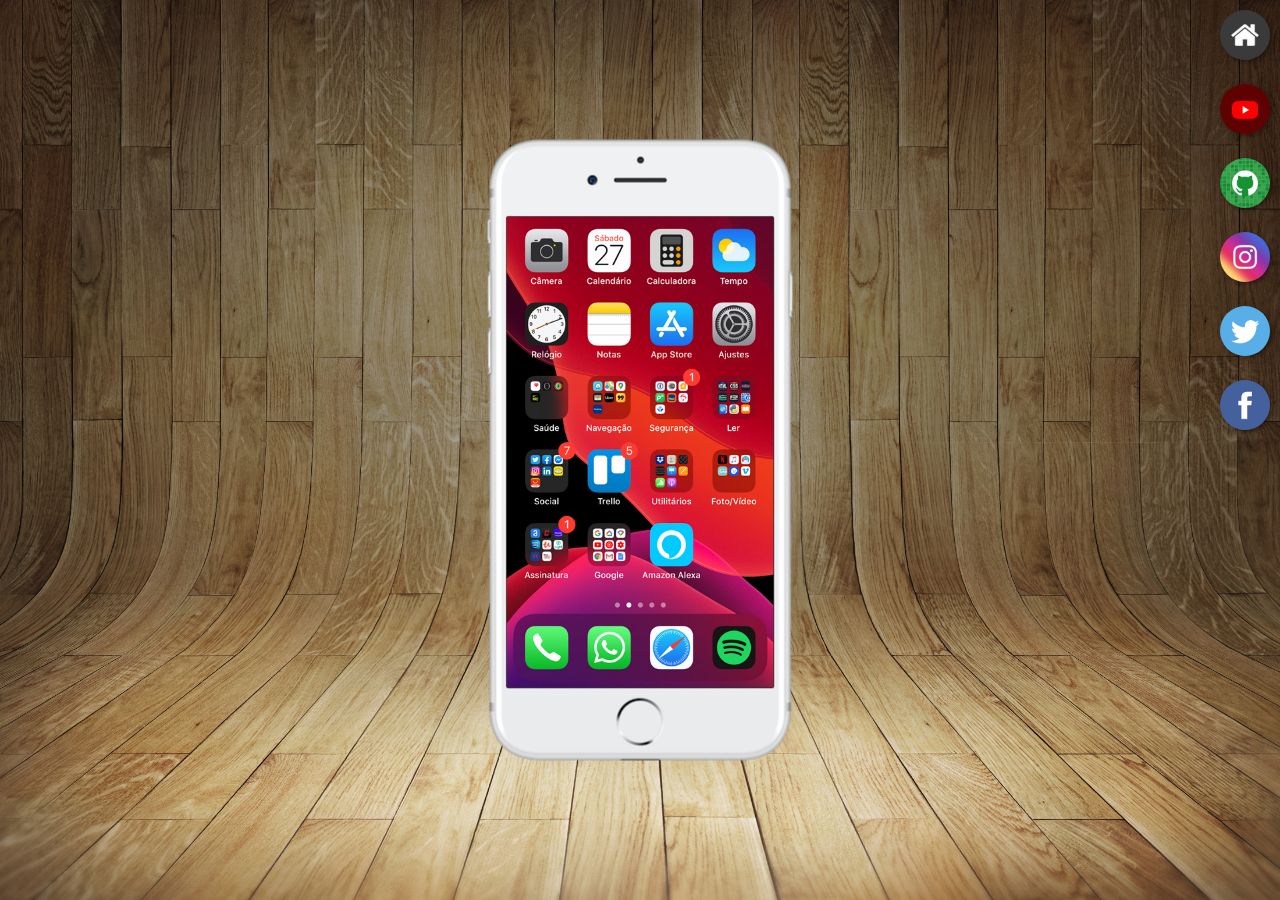
<file: index.html>
<!DOCTYPE html>
<html lang="pt-br">
<head>
    <meta charset="UTF-8">
    <meta http-equiv="X-UA-Compatible" content="IE=edge">
    <meta name="viewport" content="width=device-width, initial-scale=1.0">
    <link rel="shortcut icon" href="favicon.ico" type="image/x-icon">
    <title>Projeto Redes Sociais</title>
    <link rel="stylesheet" href="styles/style.css">
</head>
<body>
    <main>
        <section id="telefone">
            <iframe src="home.html" name="tela" id="tela" frameborder="0">
                Seu navegador não é compatível com isso.
            </iframe>
        </section>
        <section id="redes-sociais">
            <a href="home.html" target="tela"><img src="imagens/logo-home.jpg" alt="Home"></a> <br>
            <a href="youtube.html" target="tela"><img src="imagens/logo-youtube.jpg" alt="Youtube"></a> <br>
            <a href="github.html" target="tela"><img src="imagens/logo-github.jpg" alt="Github"></a> <br>
            <a href="instagram.html" target="tela"><img src="imagens/logo-instagram.jpg" alt="Instagram"></a> <br>
            <a href="twitter.html" target="tela"><img src="imagens/logo-twitter.jpg" alt="Twitter"></a> <br>
            <a href="facebook.html" target="tela"><img src="imagens/logo-facebook.jpg" alt="Facebook"></a> <br>
        </section>
    </main>
</body>
</html>
</file>
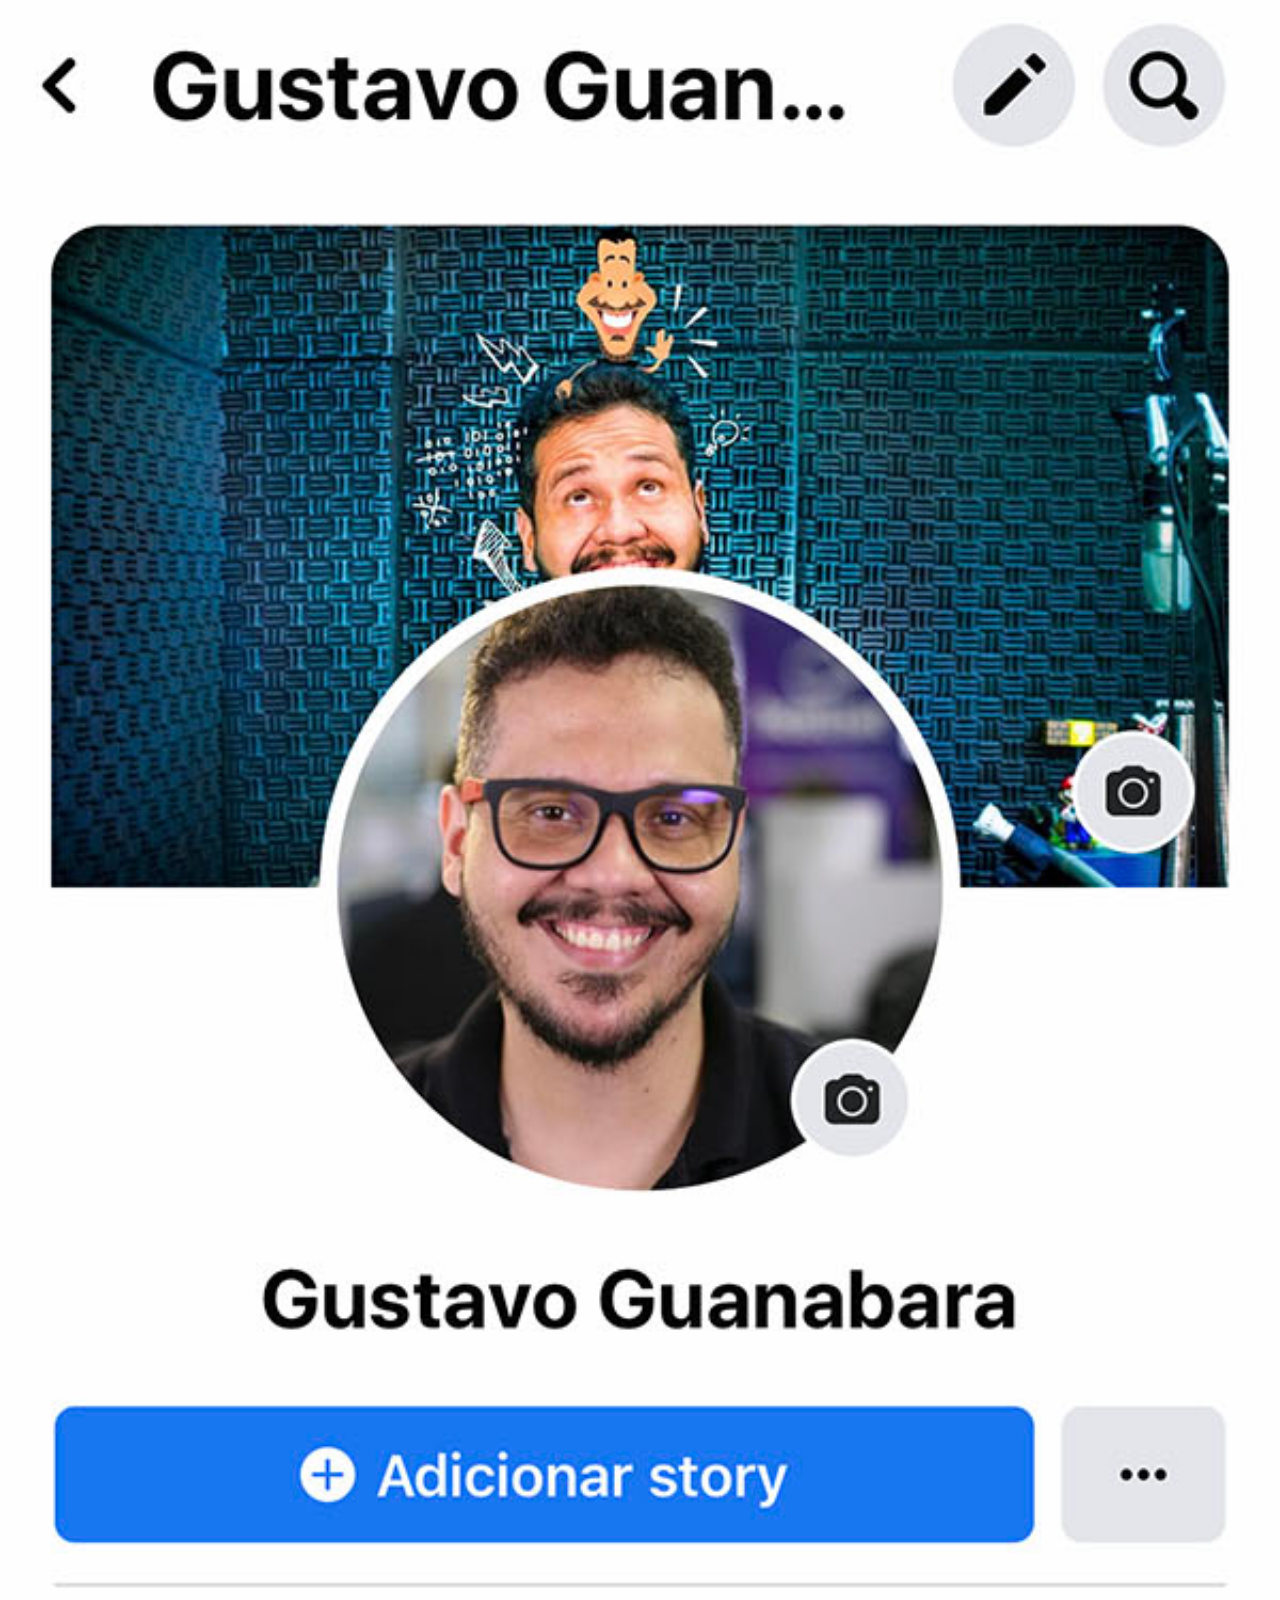
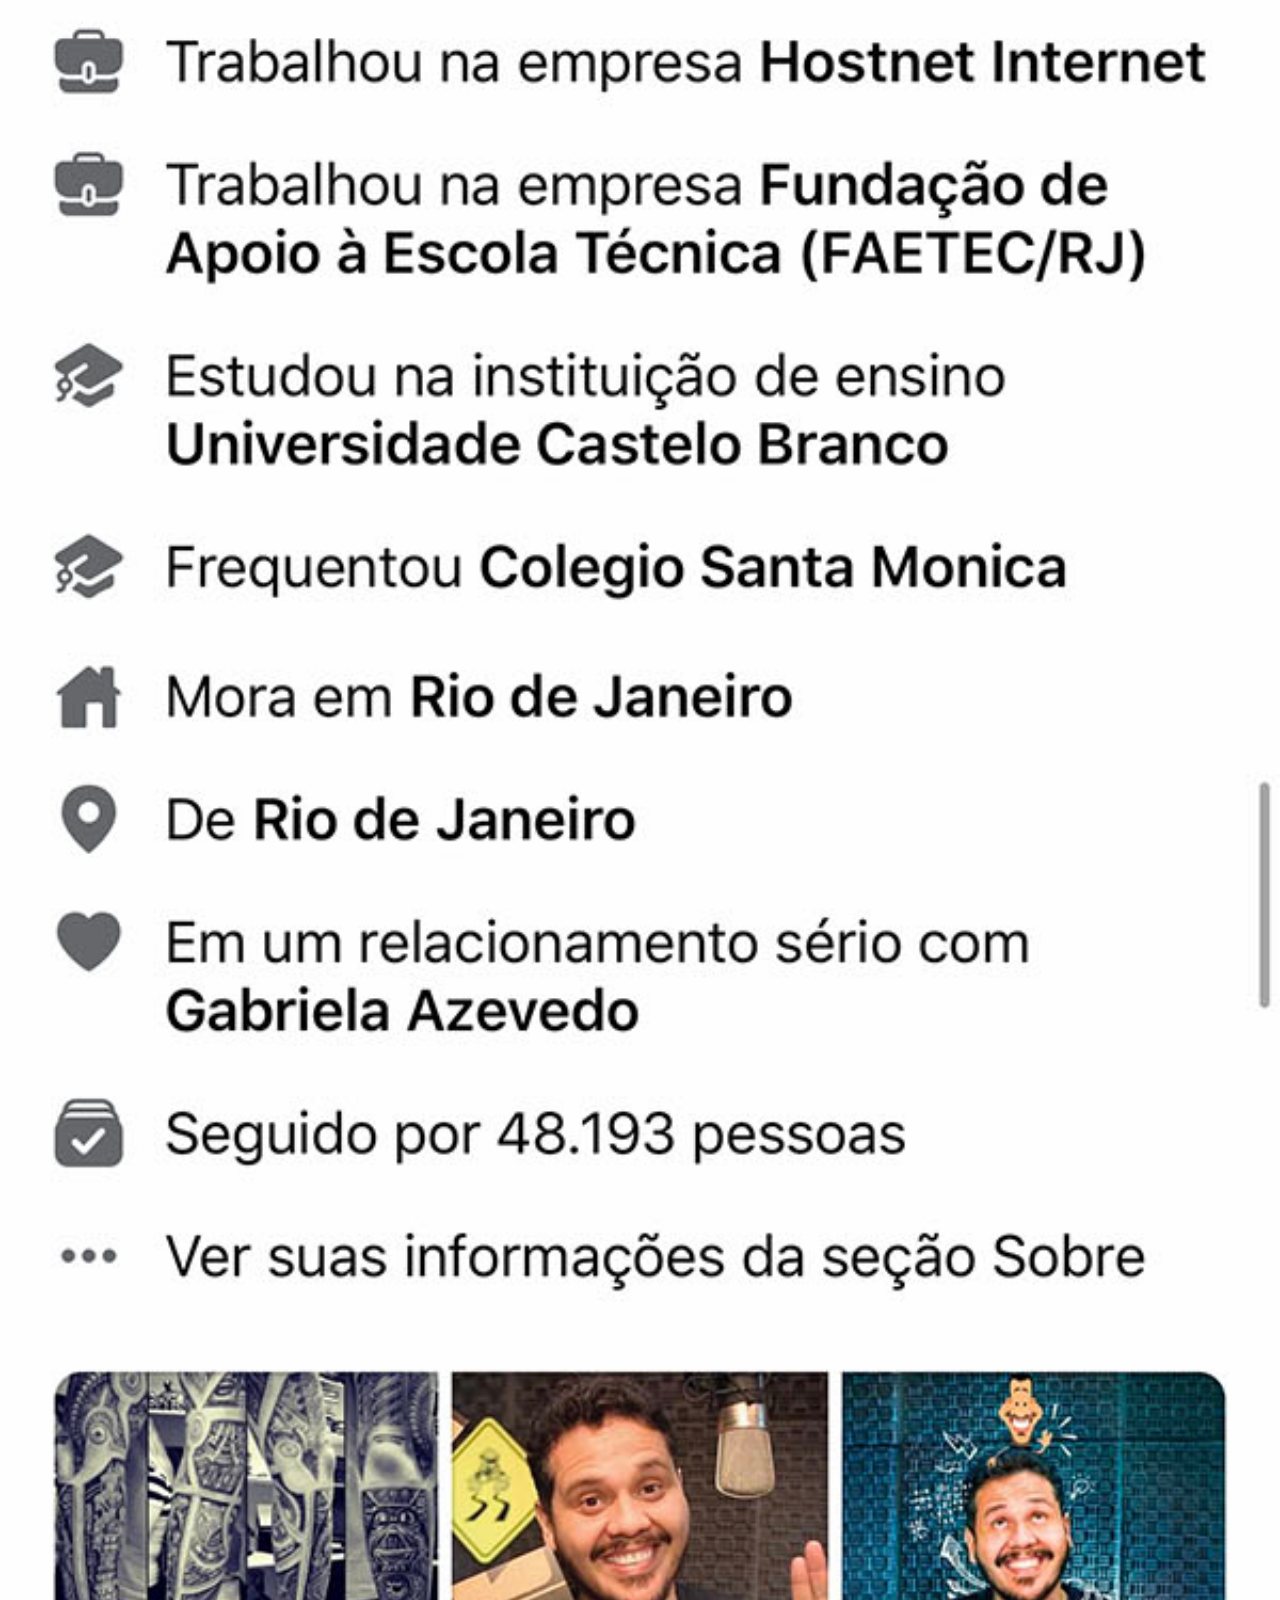
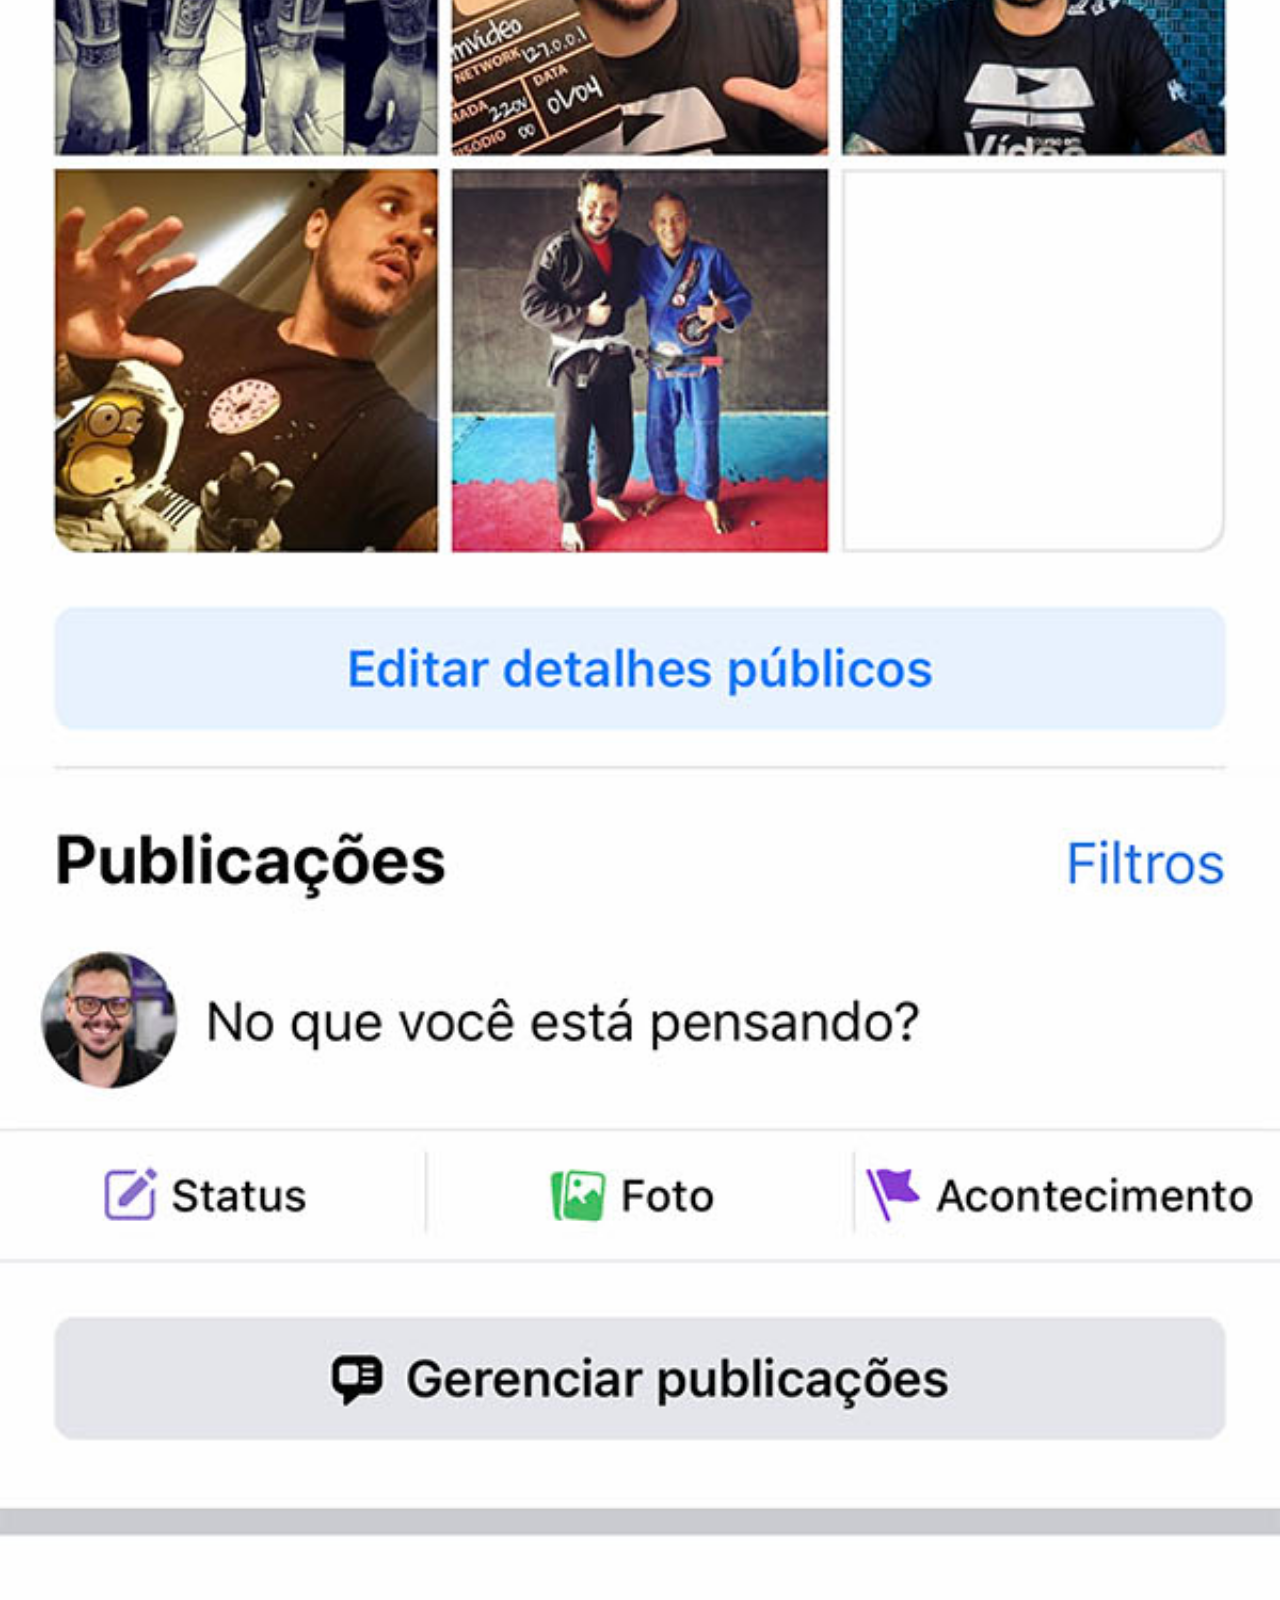
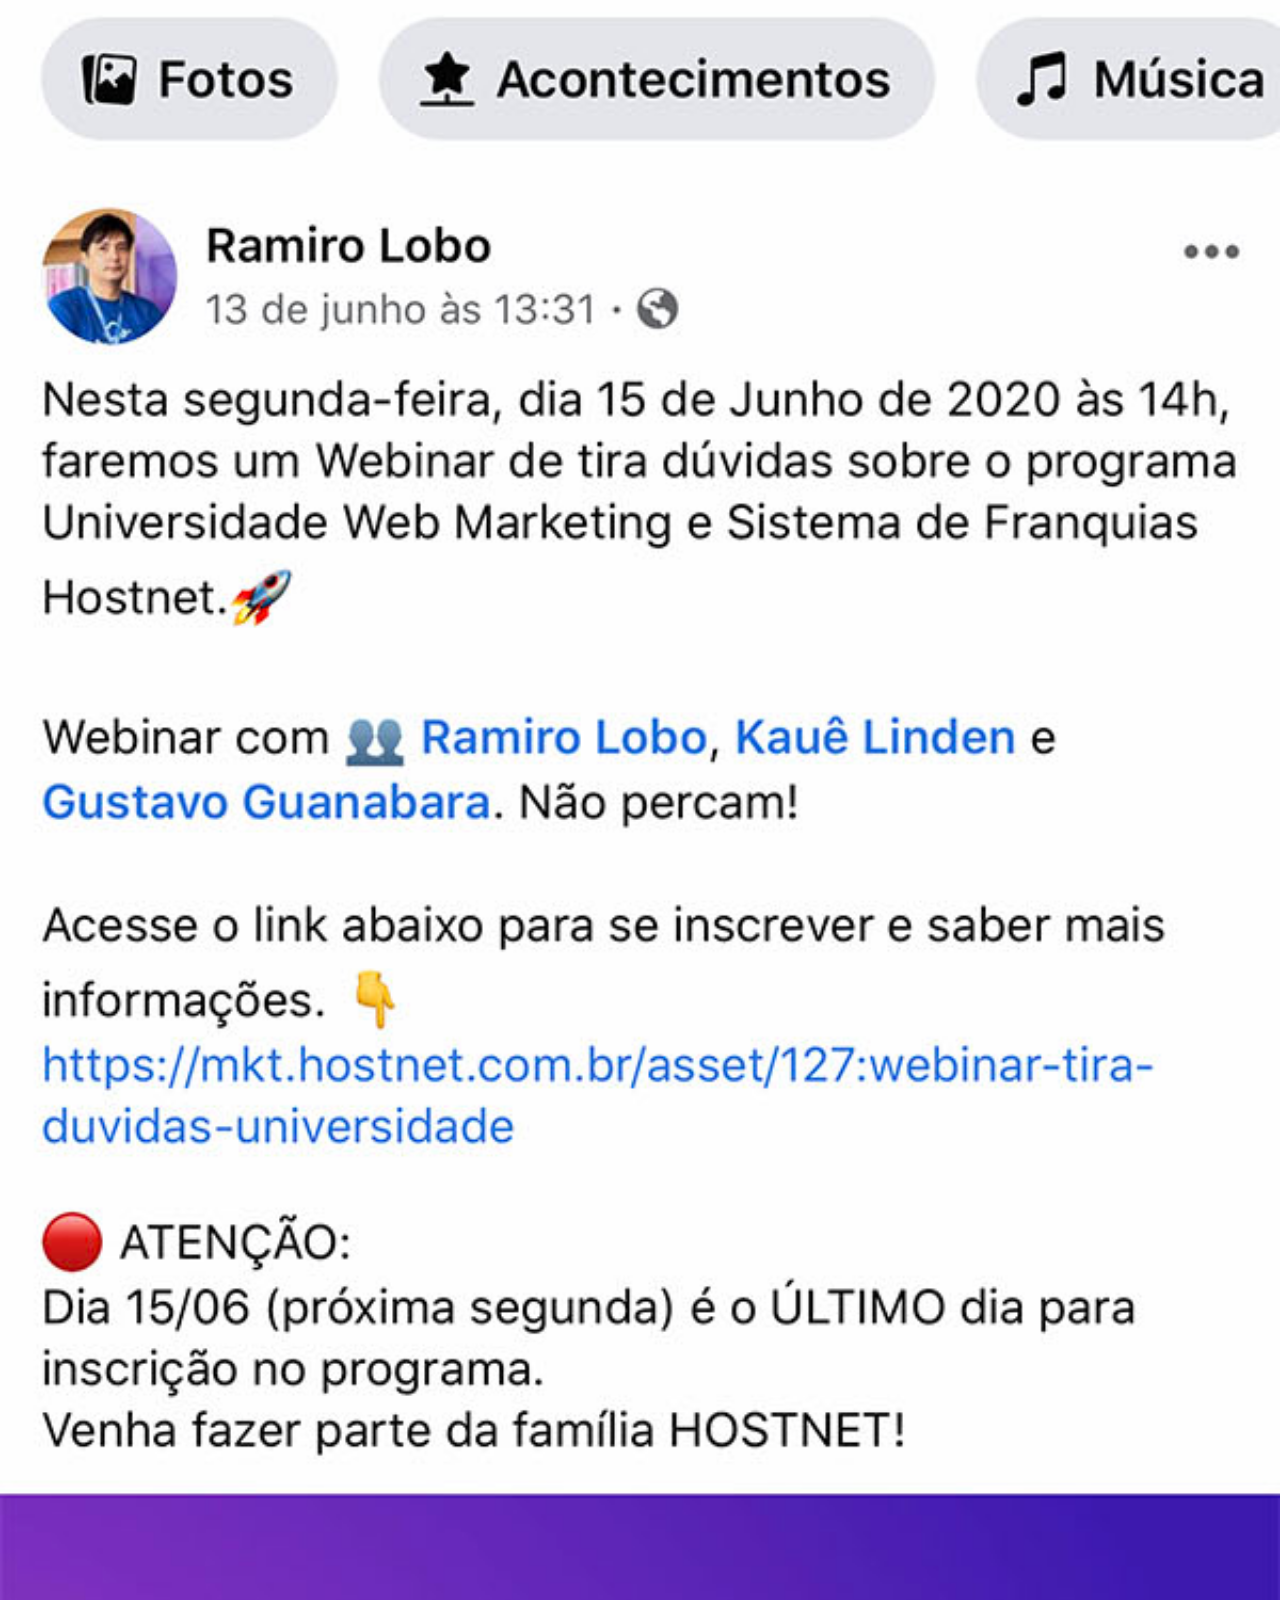
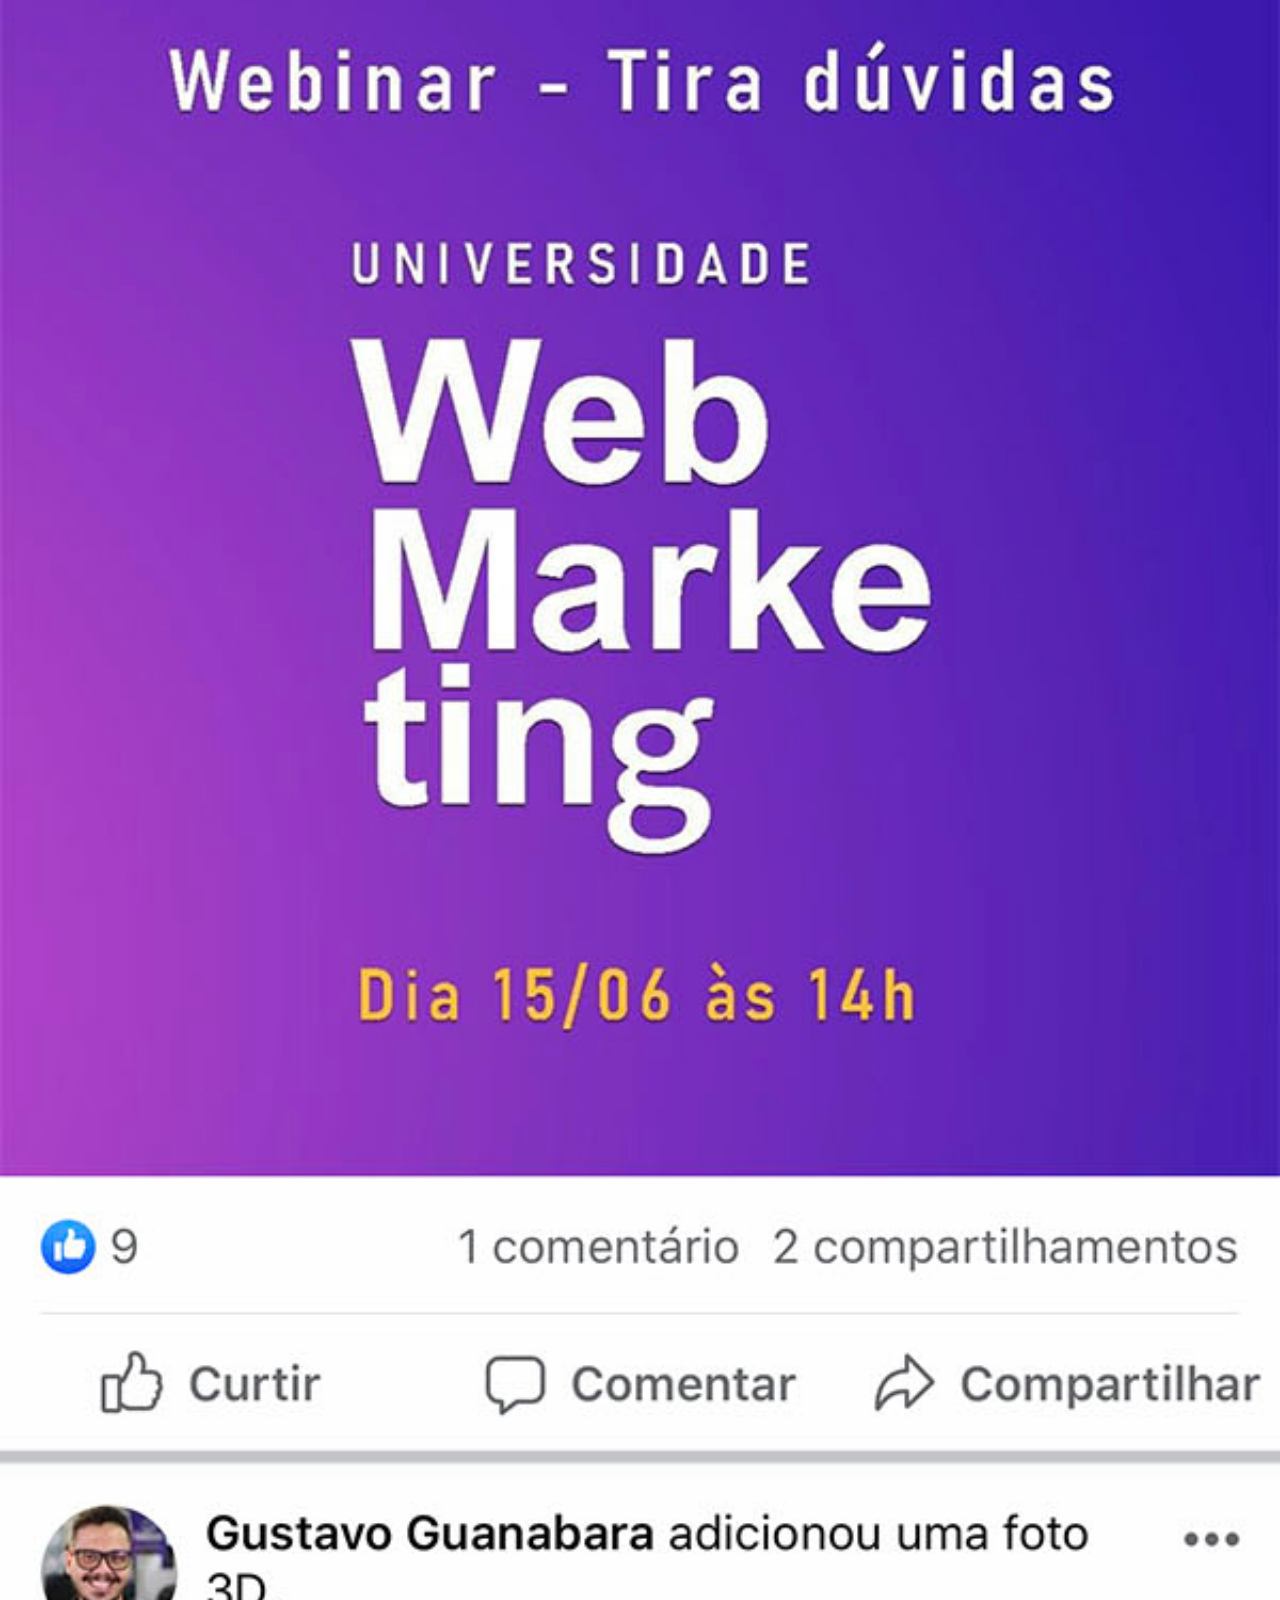
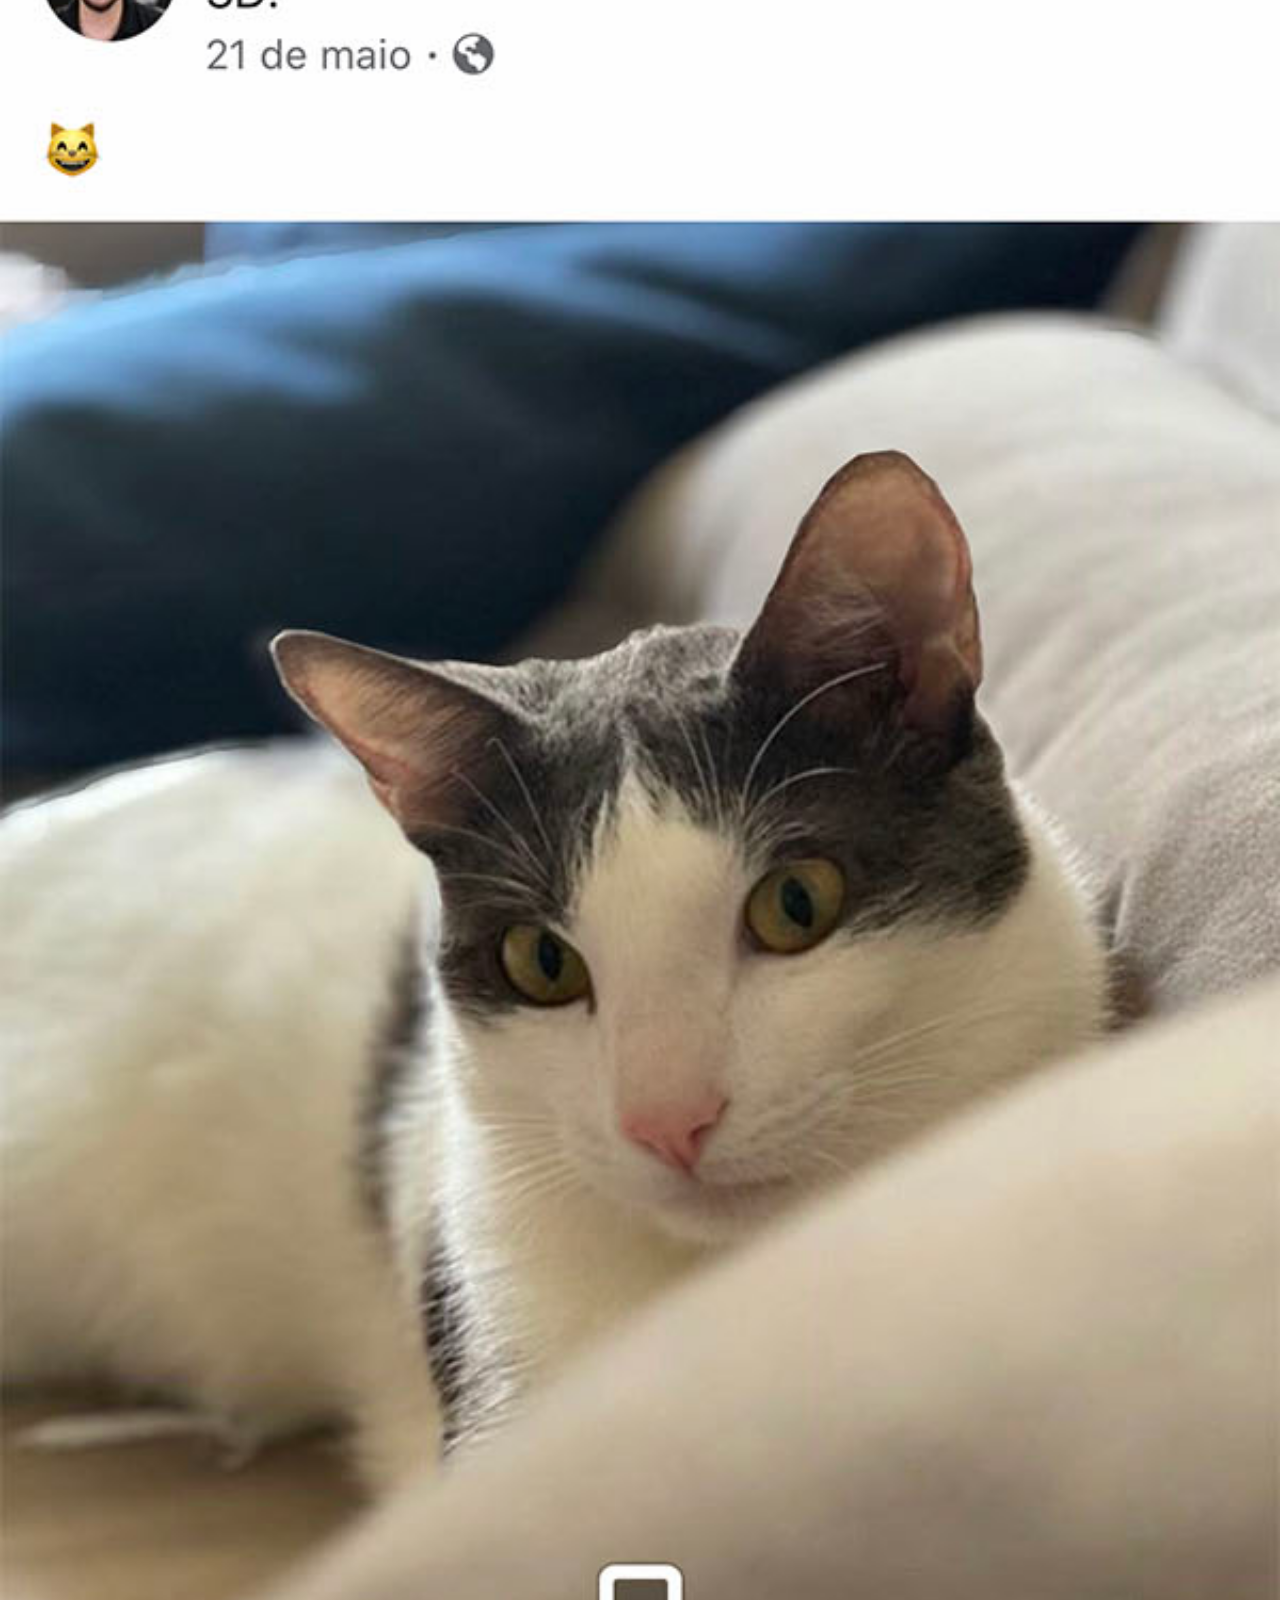
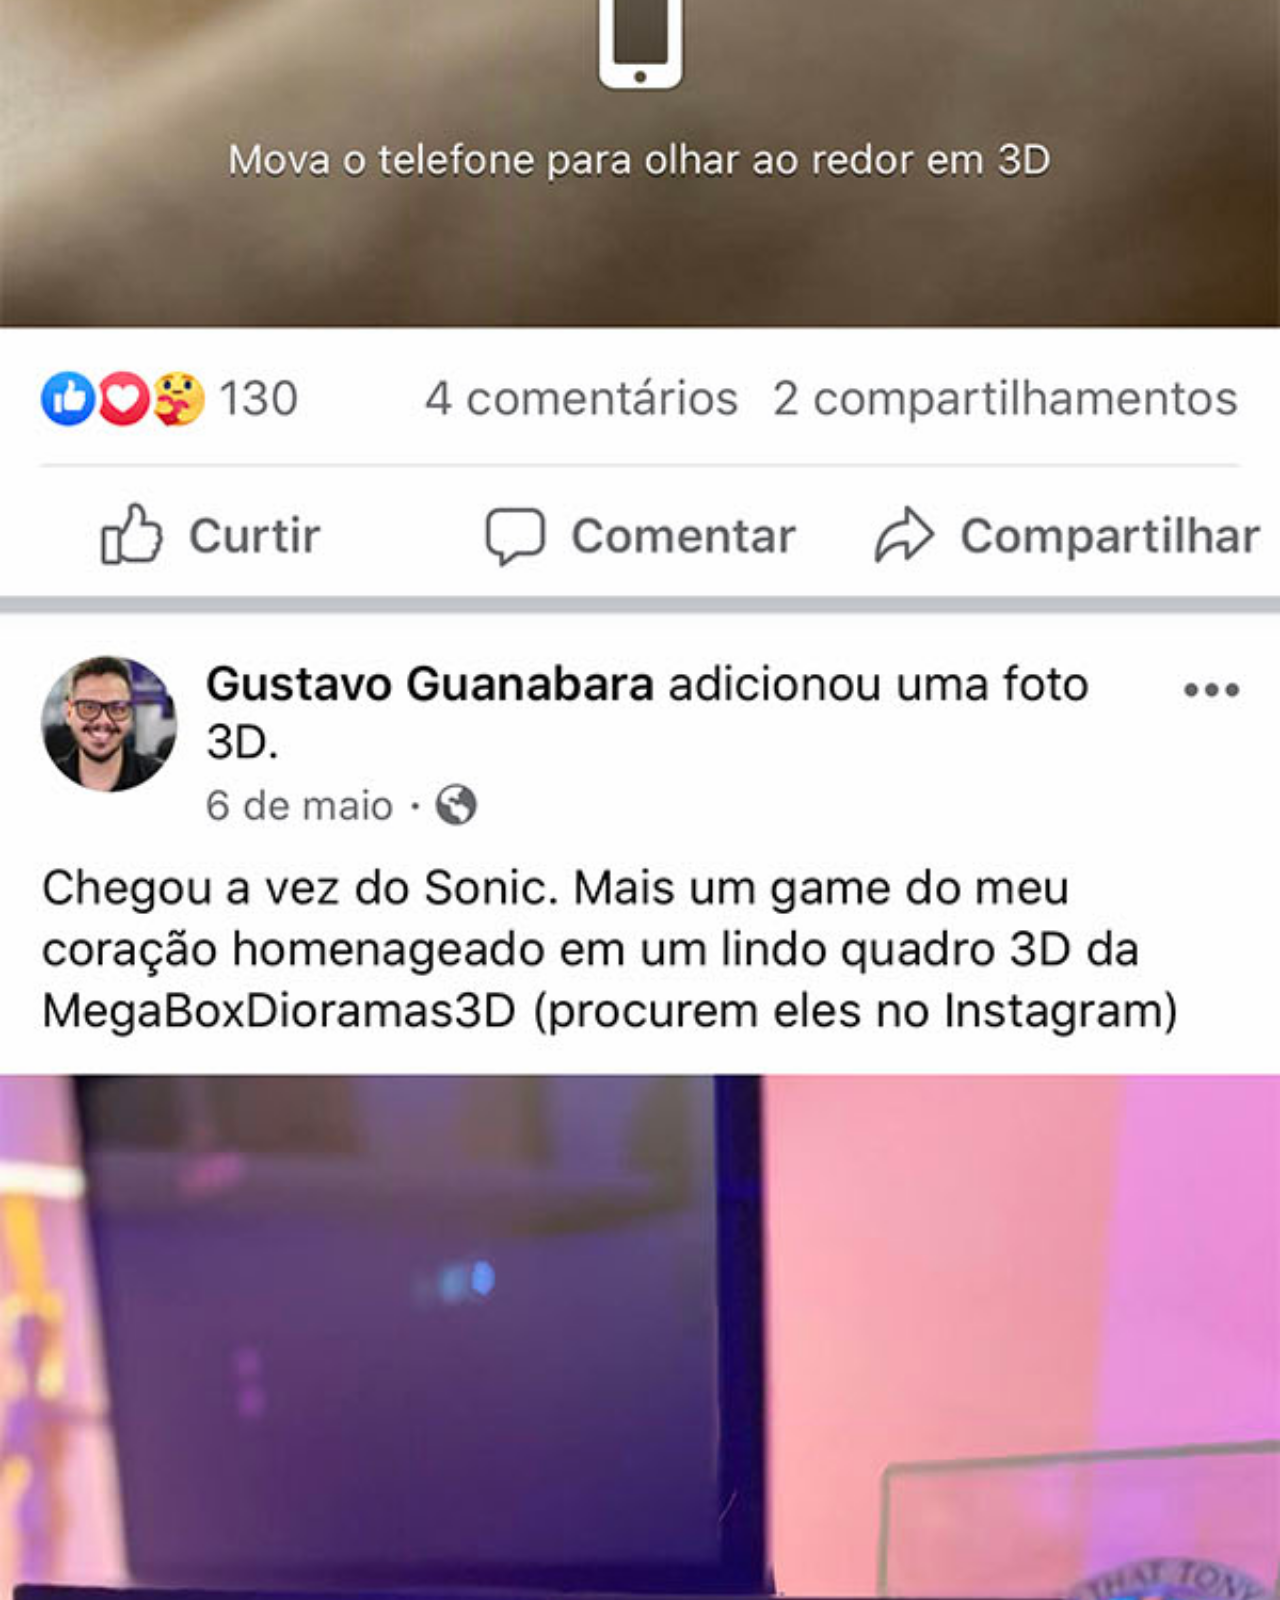
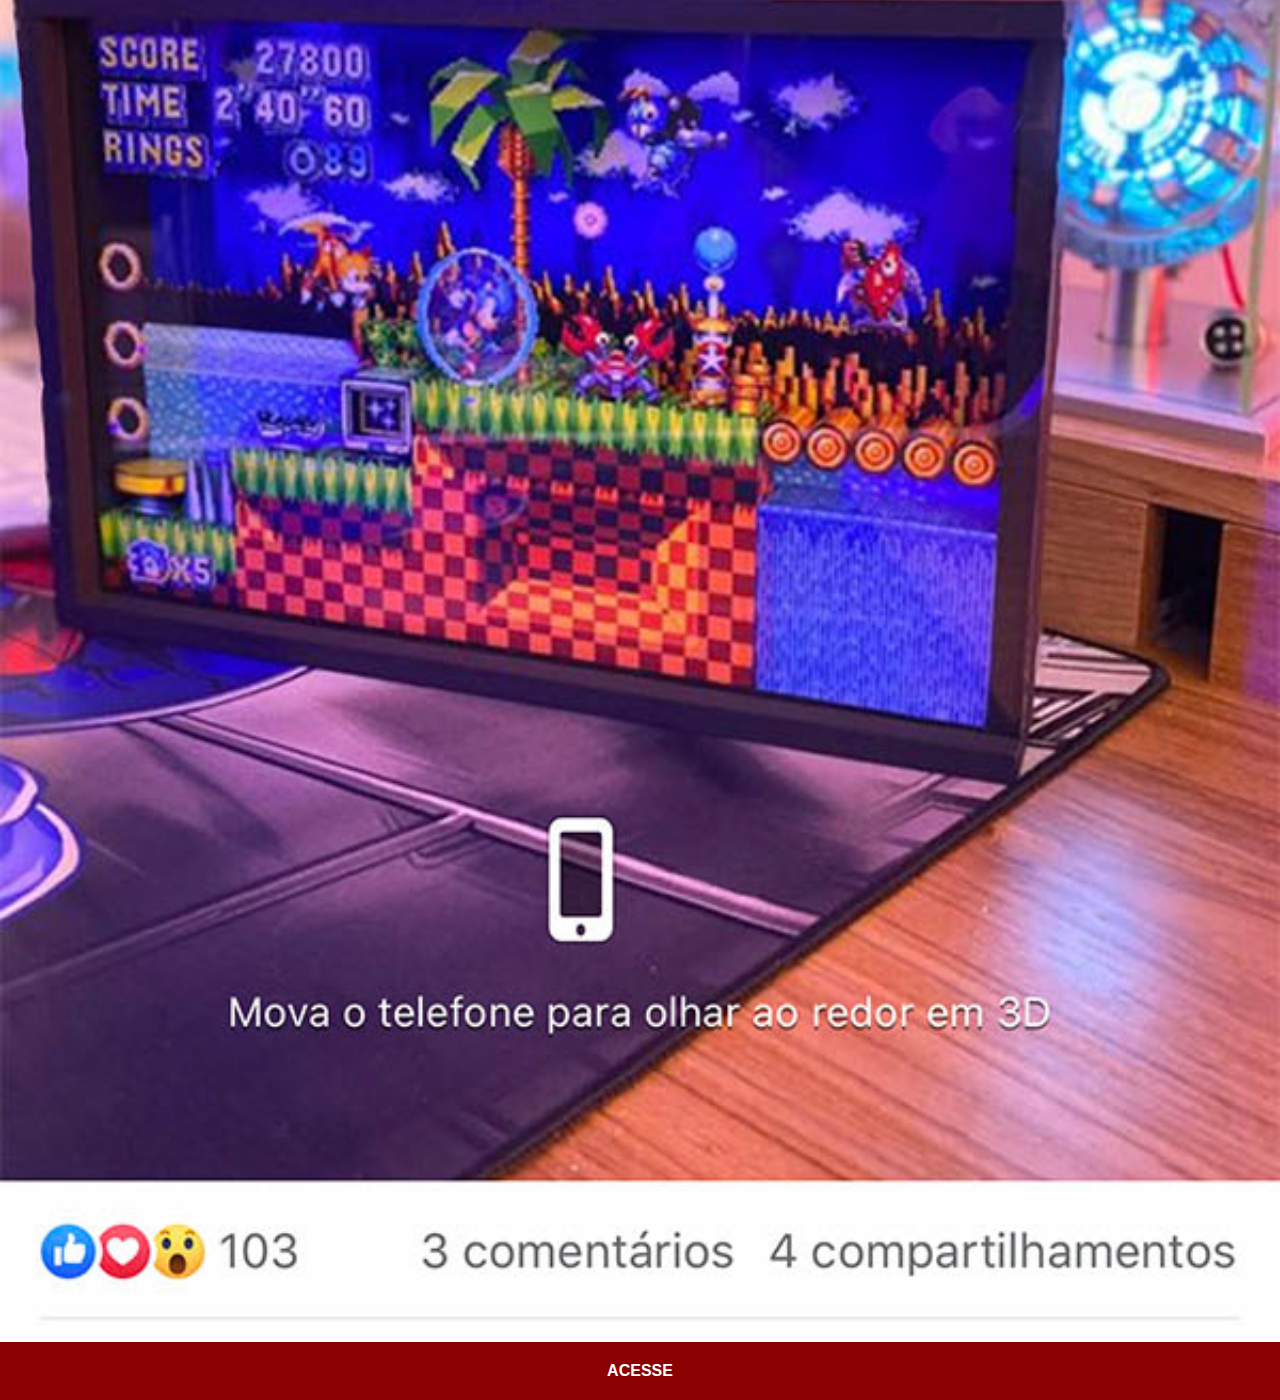
<file: facebook.html>
<!DOCTYPE html>
<html lang="pt-br">
<head>
    <meta charset="UTF-8">
    <meta http-equiv="X-UA-Compatible" content="IE=edge">
    <meta name="viewport" content="width=device-width, initial-scale=1.0">
    <title>Facebook</title>
    <link rel="stylesheet" href="styles/social.css">
</head>
<body>
    <img src="imagens/tela-facebook.jpg" alt="Facebook">
    <a href="https://www.facebook.com/gustavoguanabara" target="_blank">ACESSE</a>
</body>
</html>
</file>
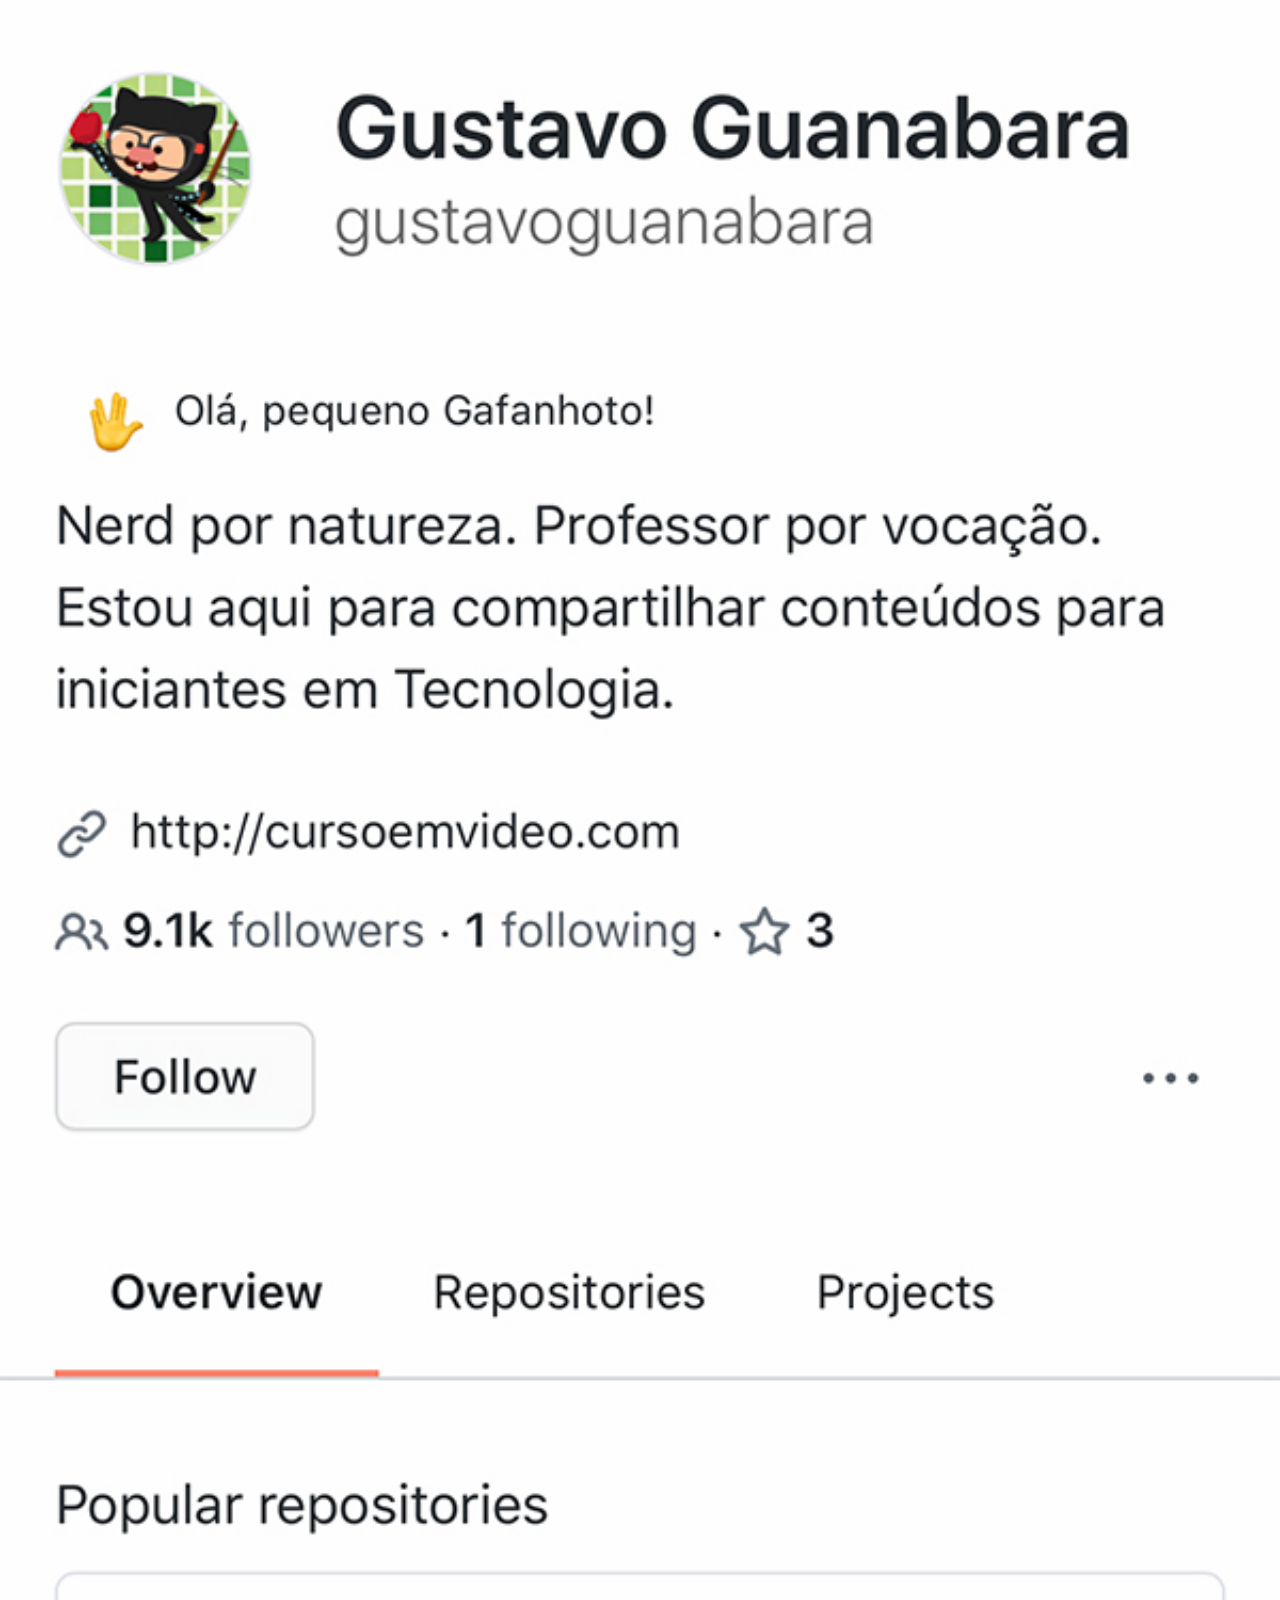
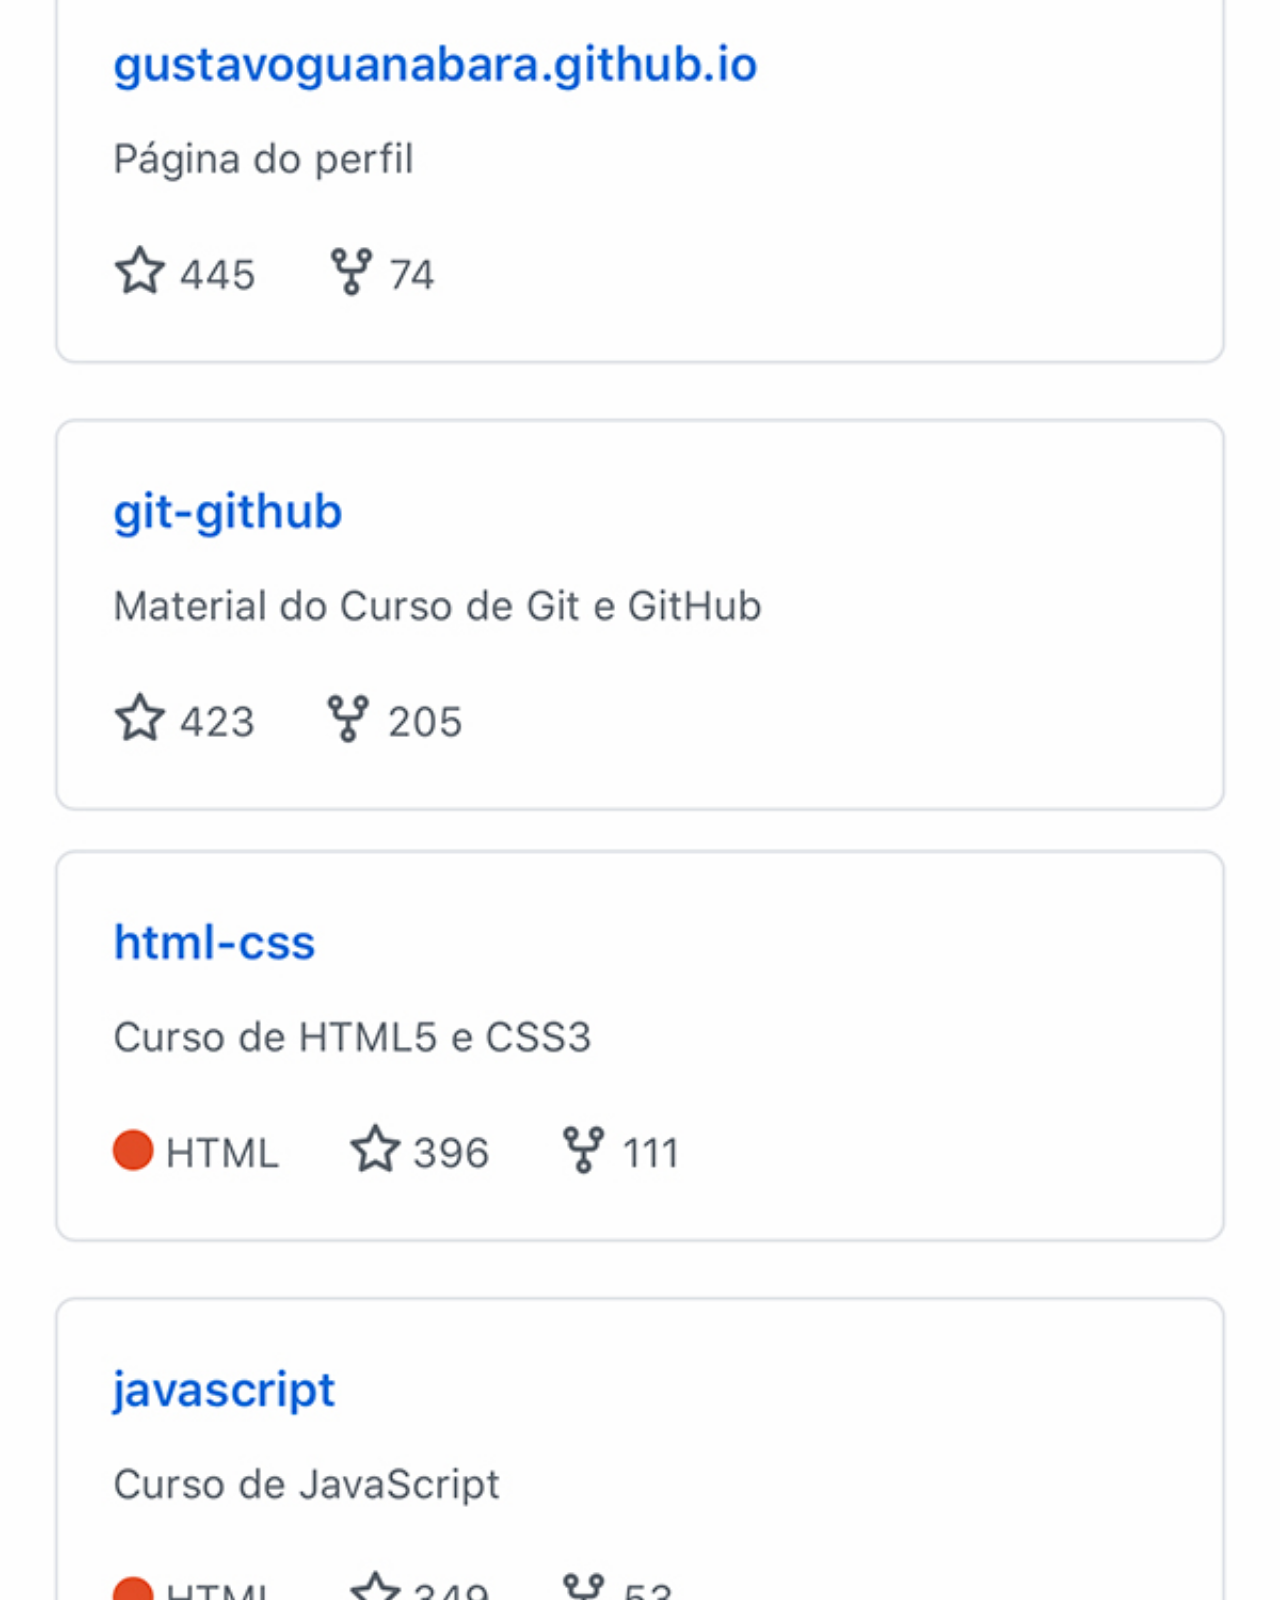
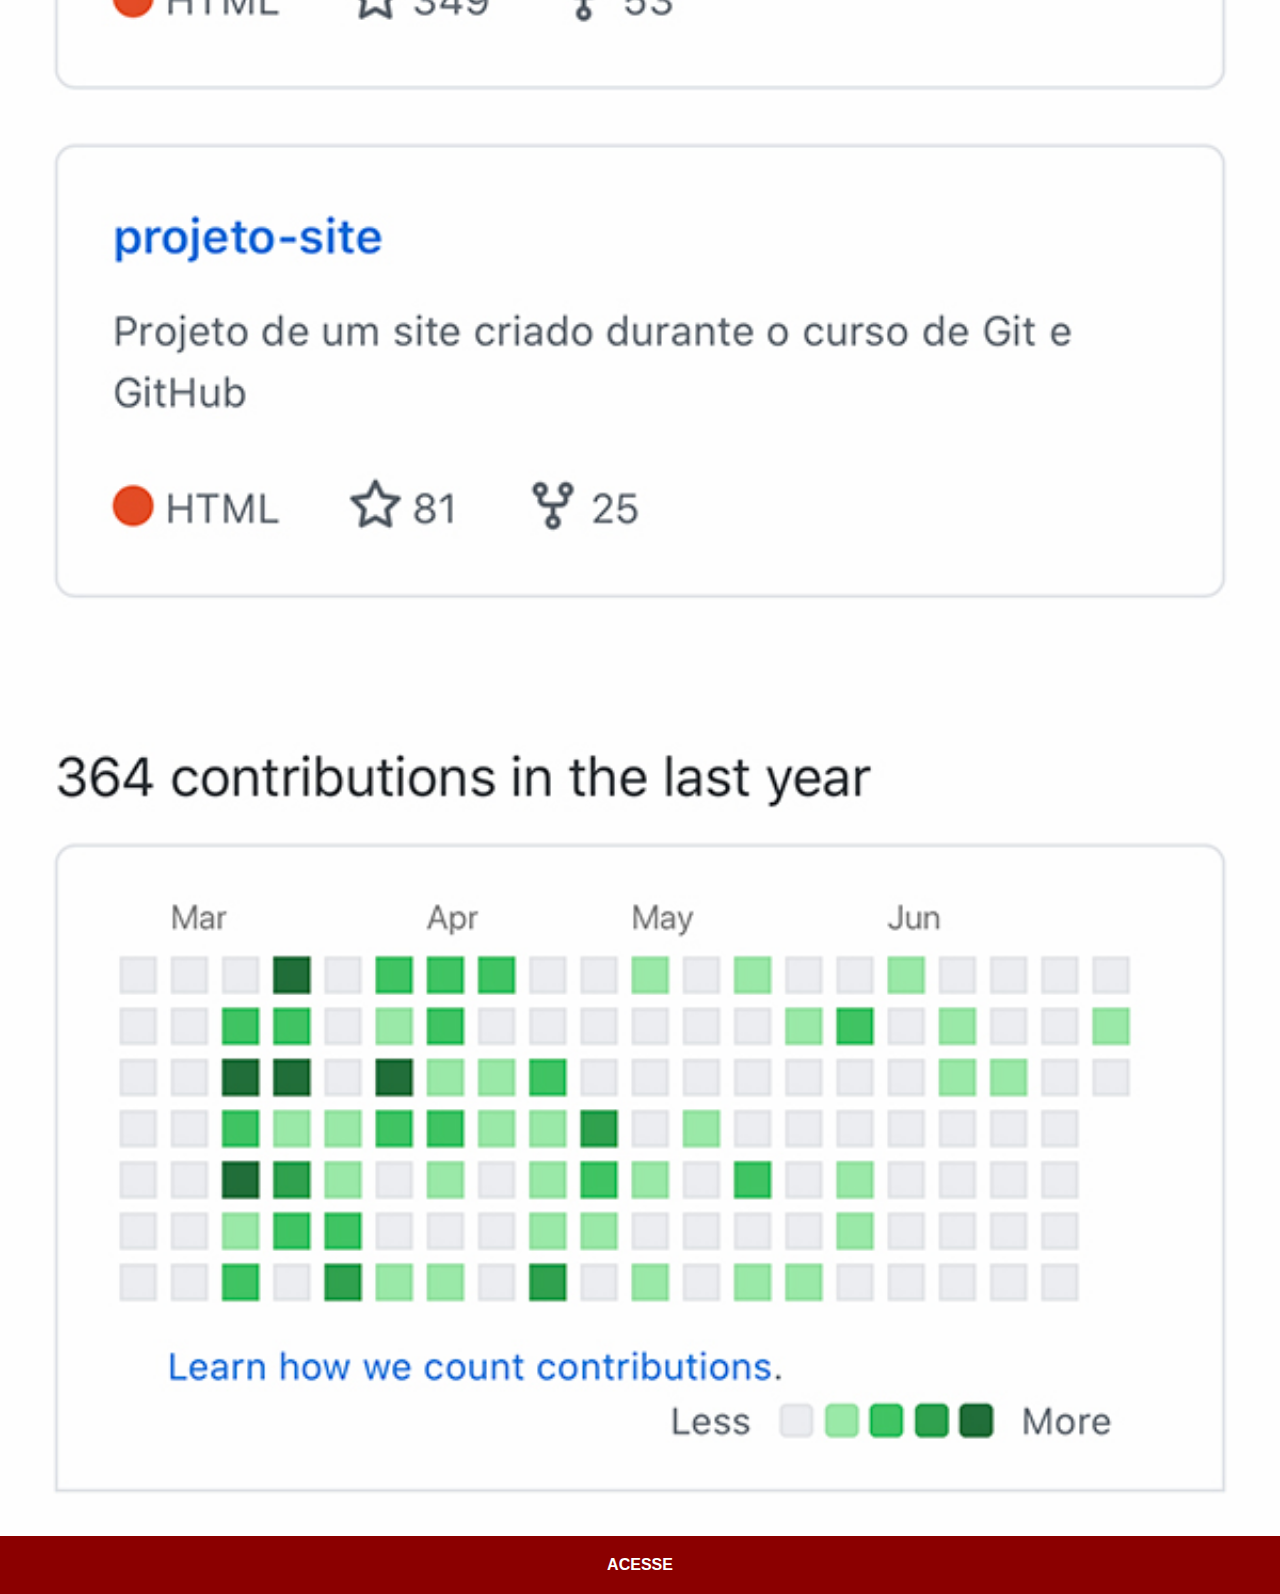
<file: github.html>
<!DOCTYPE html>
<html lang="pt-br">
<head>
    <meta charset="UTF-8">
    <meta http-equiv="X-UA-Compatible" content="IE=edge">
    <meta name="viewport" content="width=device-width, initial-scale=1.0">
    <title>Github</title>
    <link rel="stylesheet" href="styles/social.css">
</head>
<body>
    <img src="imagens/tela-github.jpg" alt="GitHub">
    <a href="https://github.com/gustavoguanabara" target="_blank">ACESSE</a>
</body>
</html>
</file>
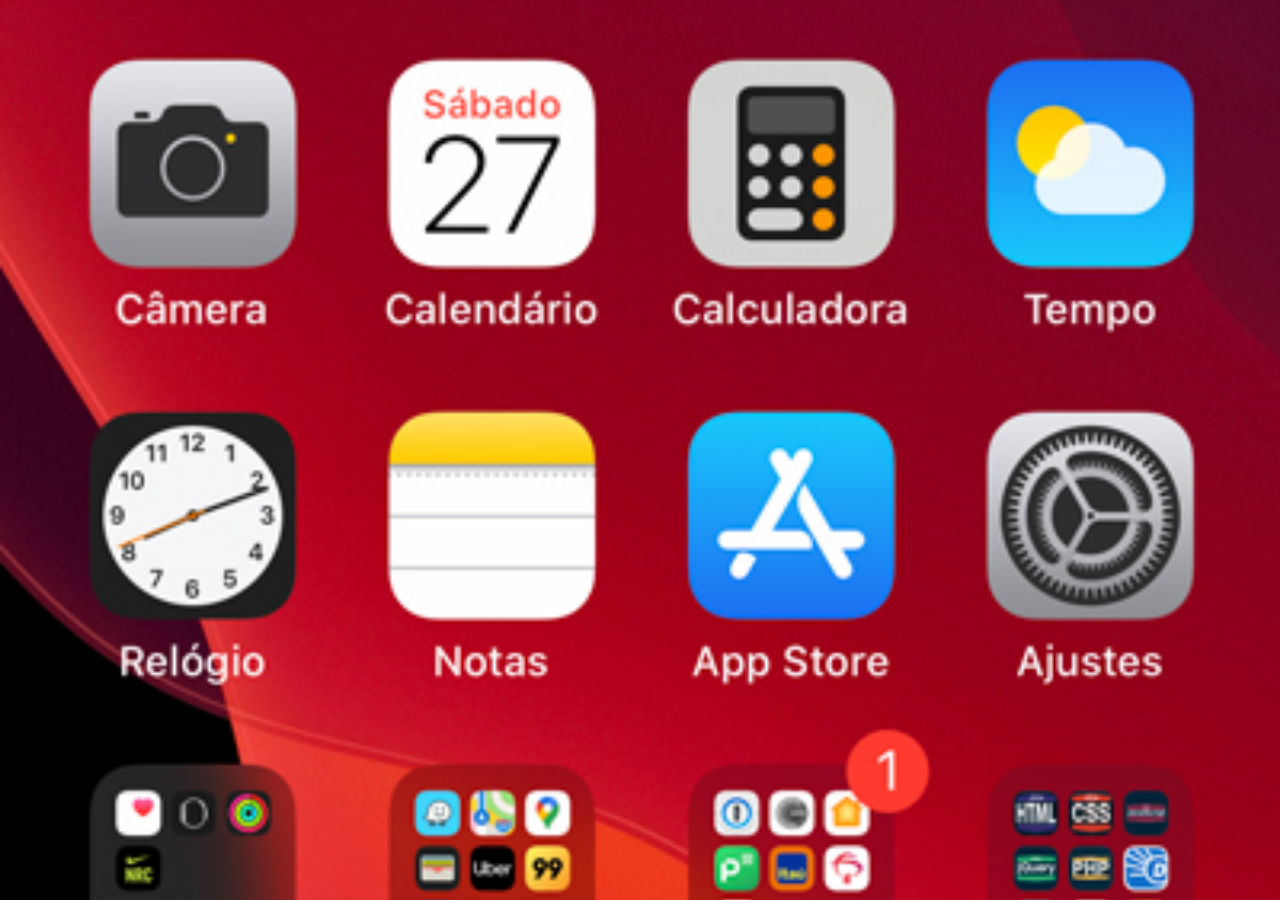
<file: home.html>
<!DOCTYPE html>
<html lang="pt-br">
<head>
    <meta charset="UTF-8">
    <meta http-equiv="X-UA-Compatible" content="IE=edge">
    <meta name="viewport" content="width=device-width, initial-scale=1.0">
    <title>home</title>
    <style>
        * {
            margin: 0;
            padding: 0;
        }

        body {
            width: 100vw;
            height: 100vh;
            background: black url('imagens/tela-home.jpg') no-repeat top center;
            background-size: cover;
        }
    </style>
</head>
<body>
    
</body>
</html>
</file>
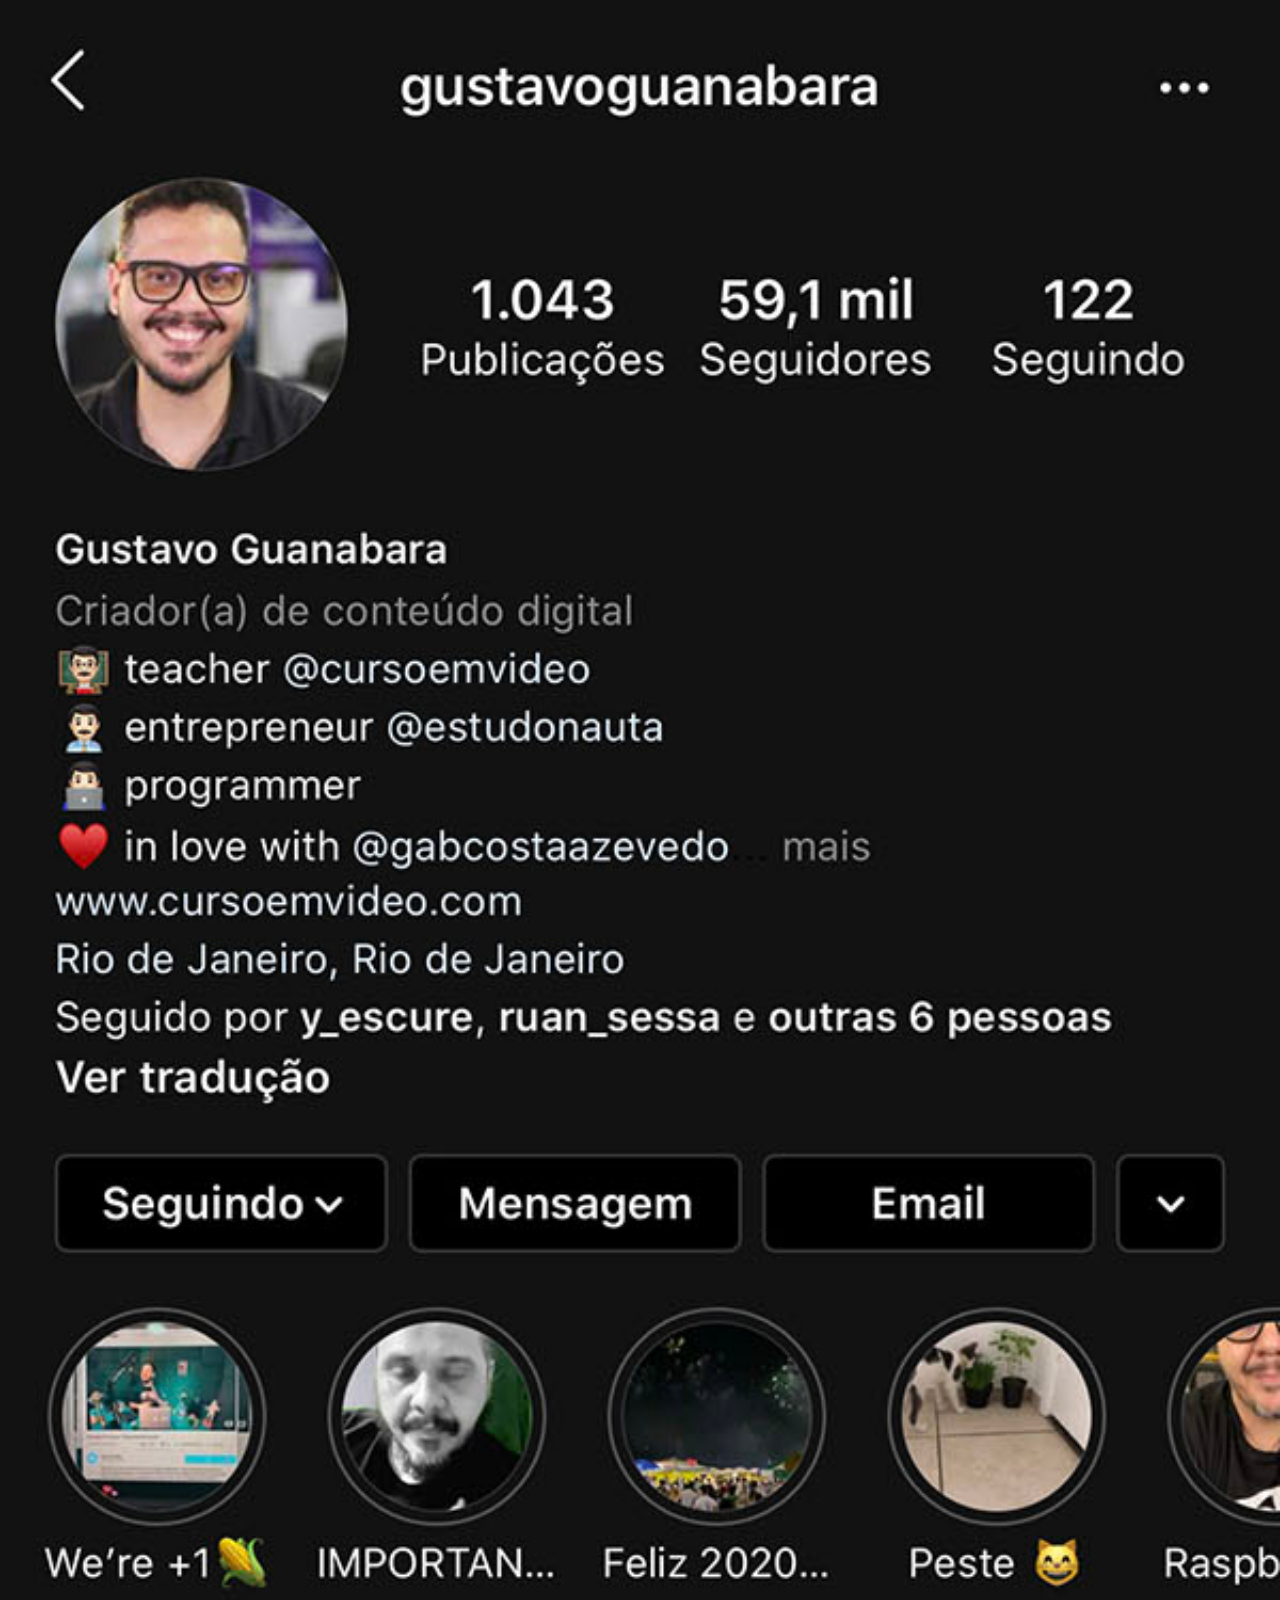
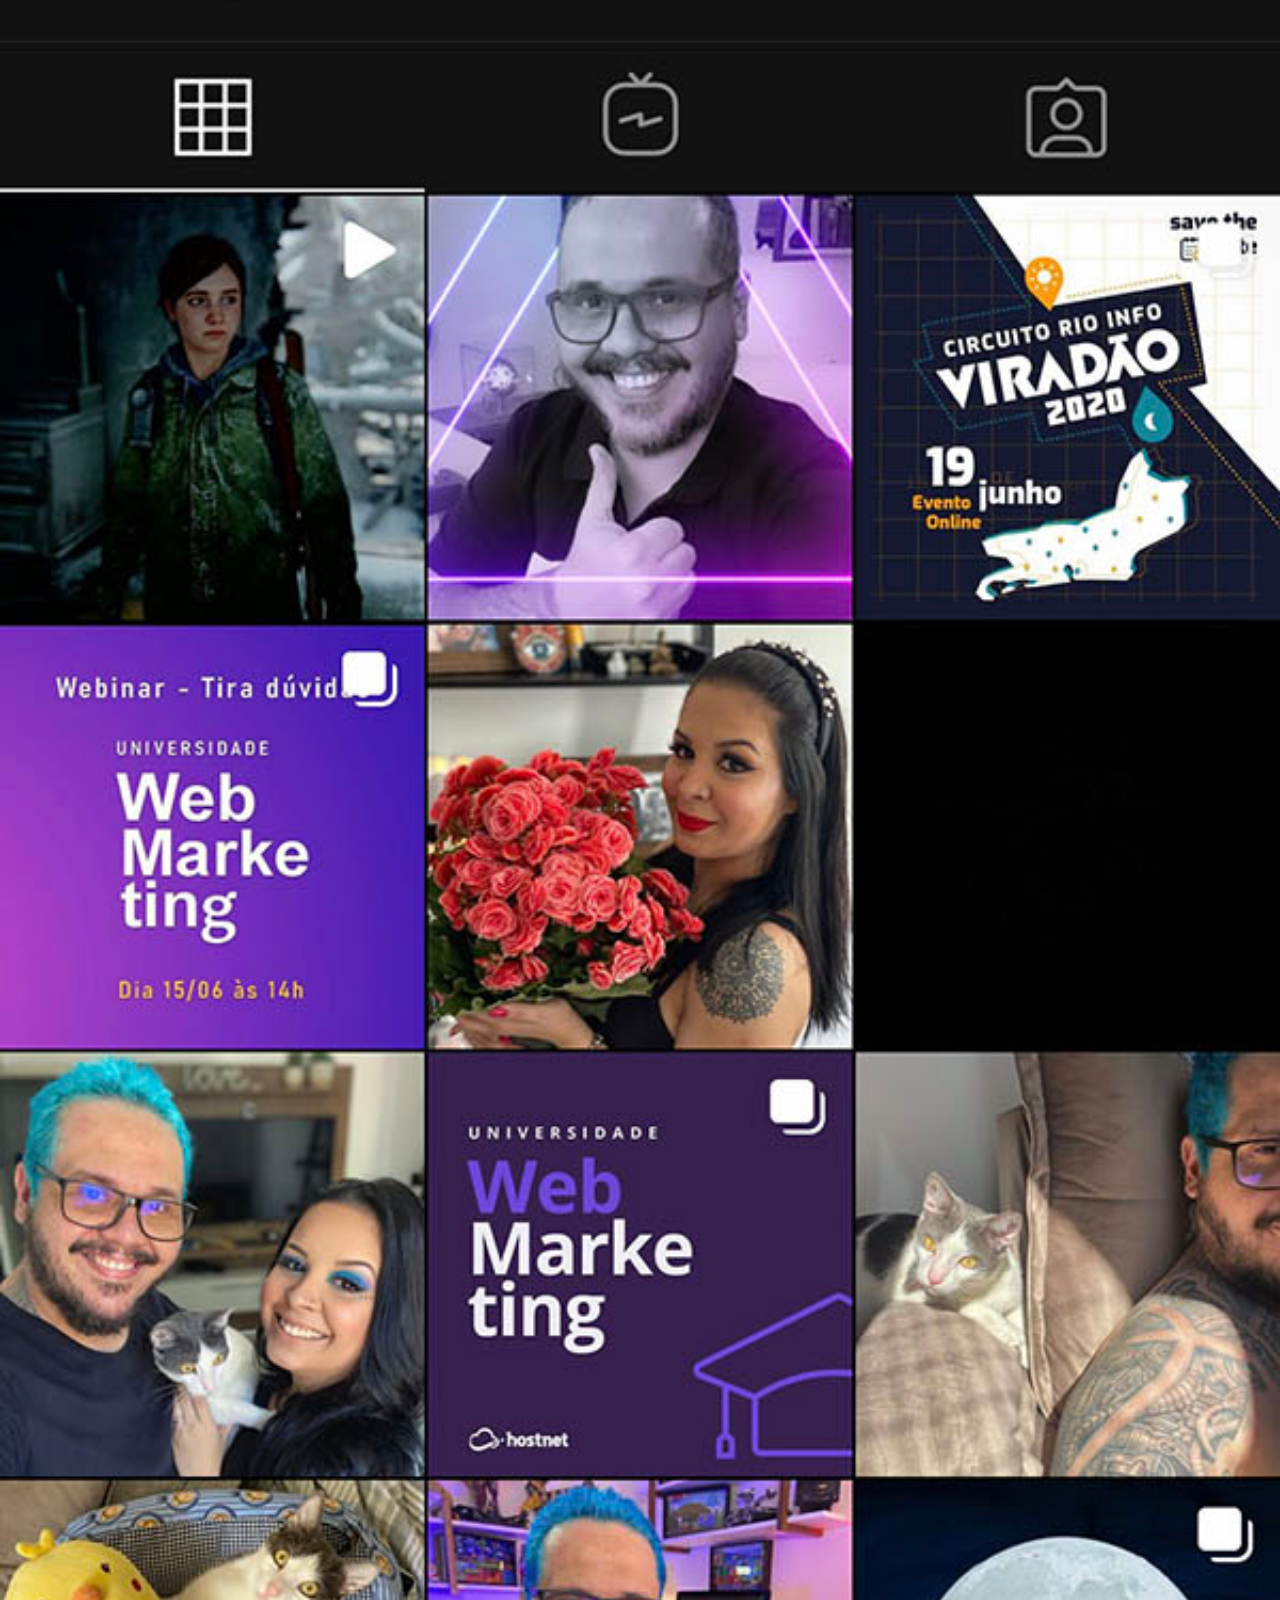
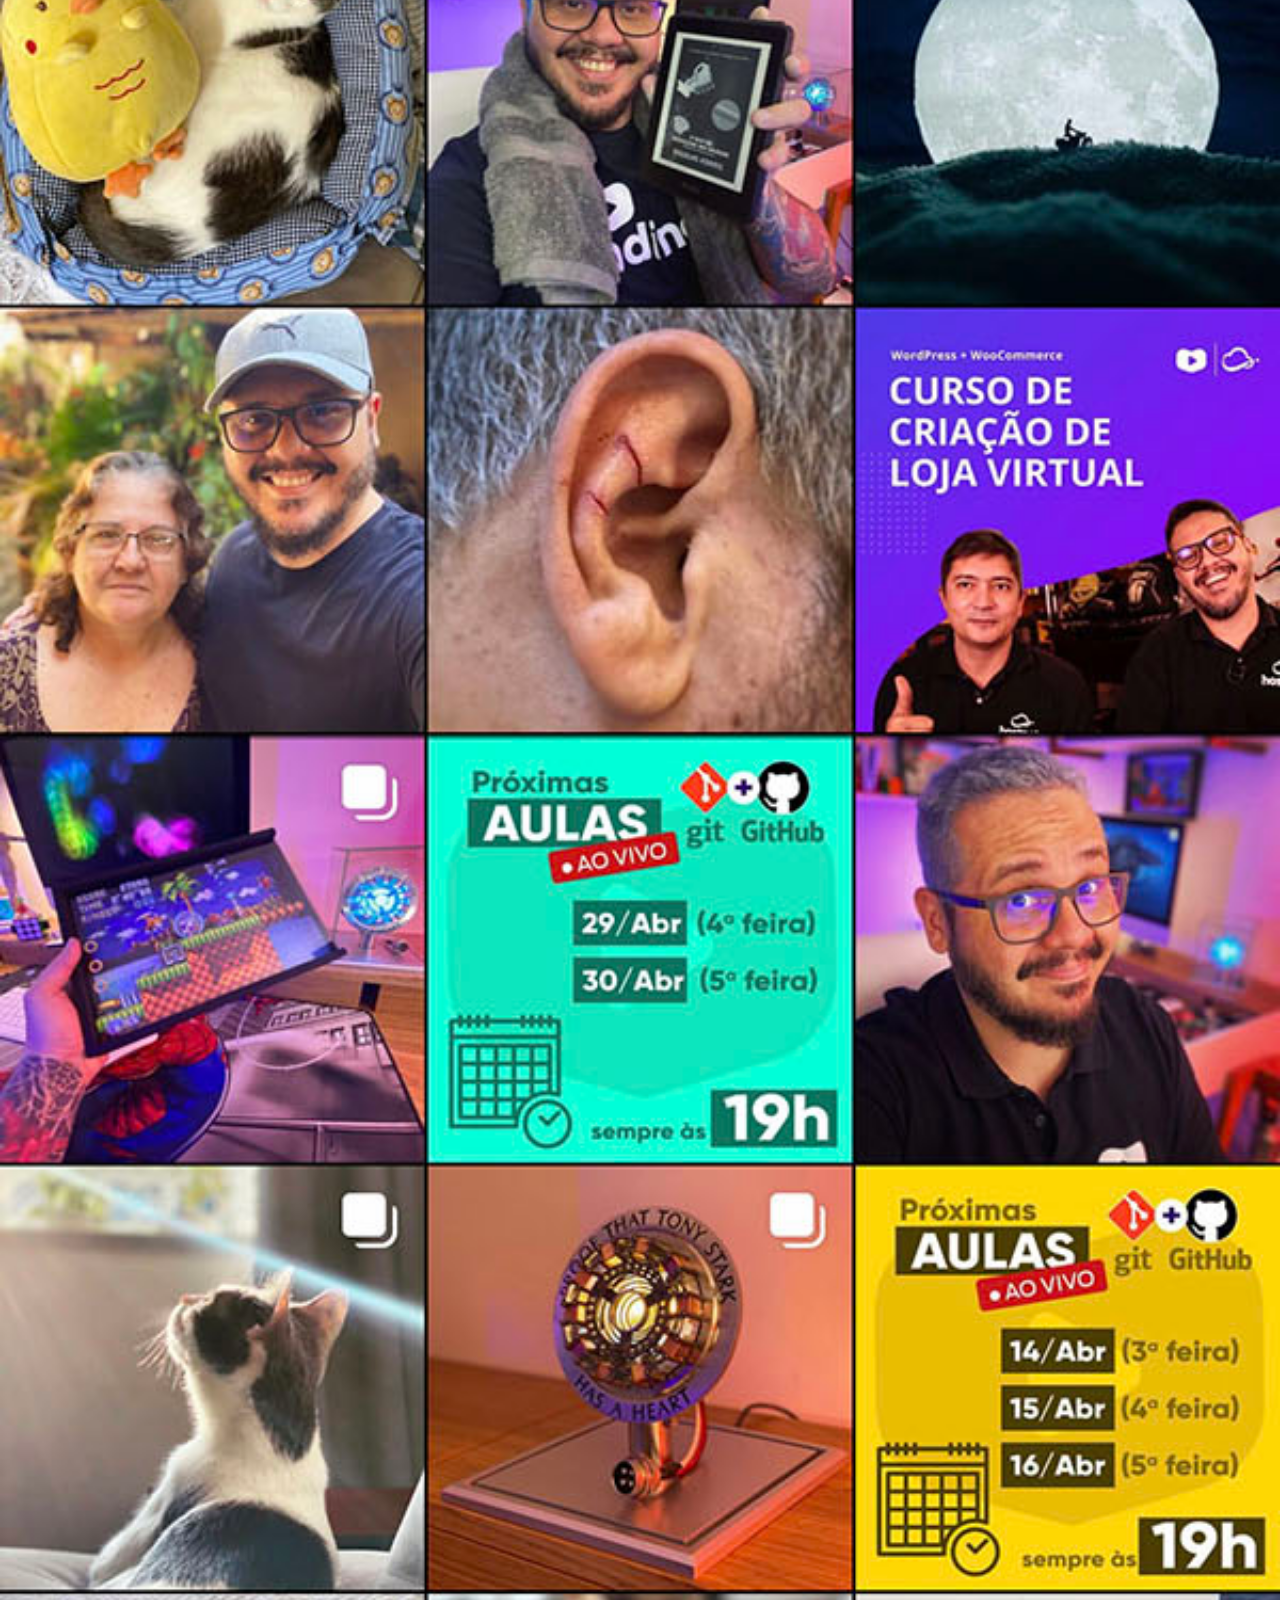
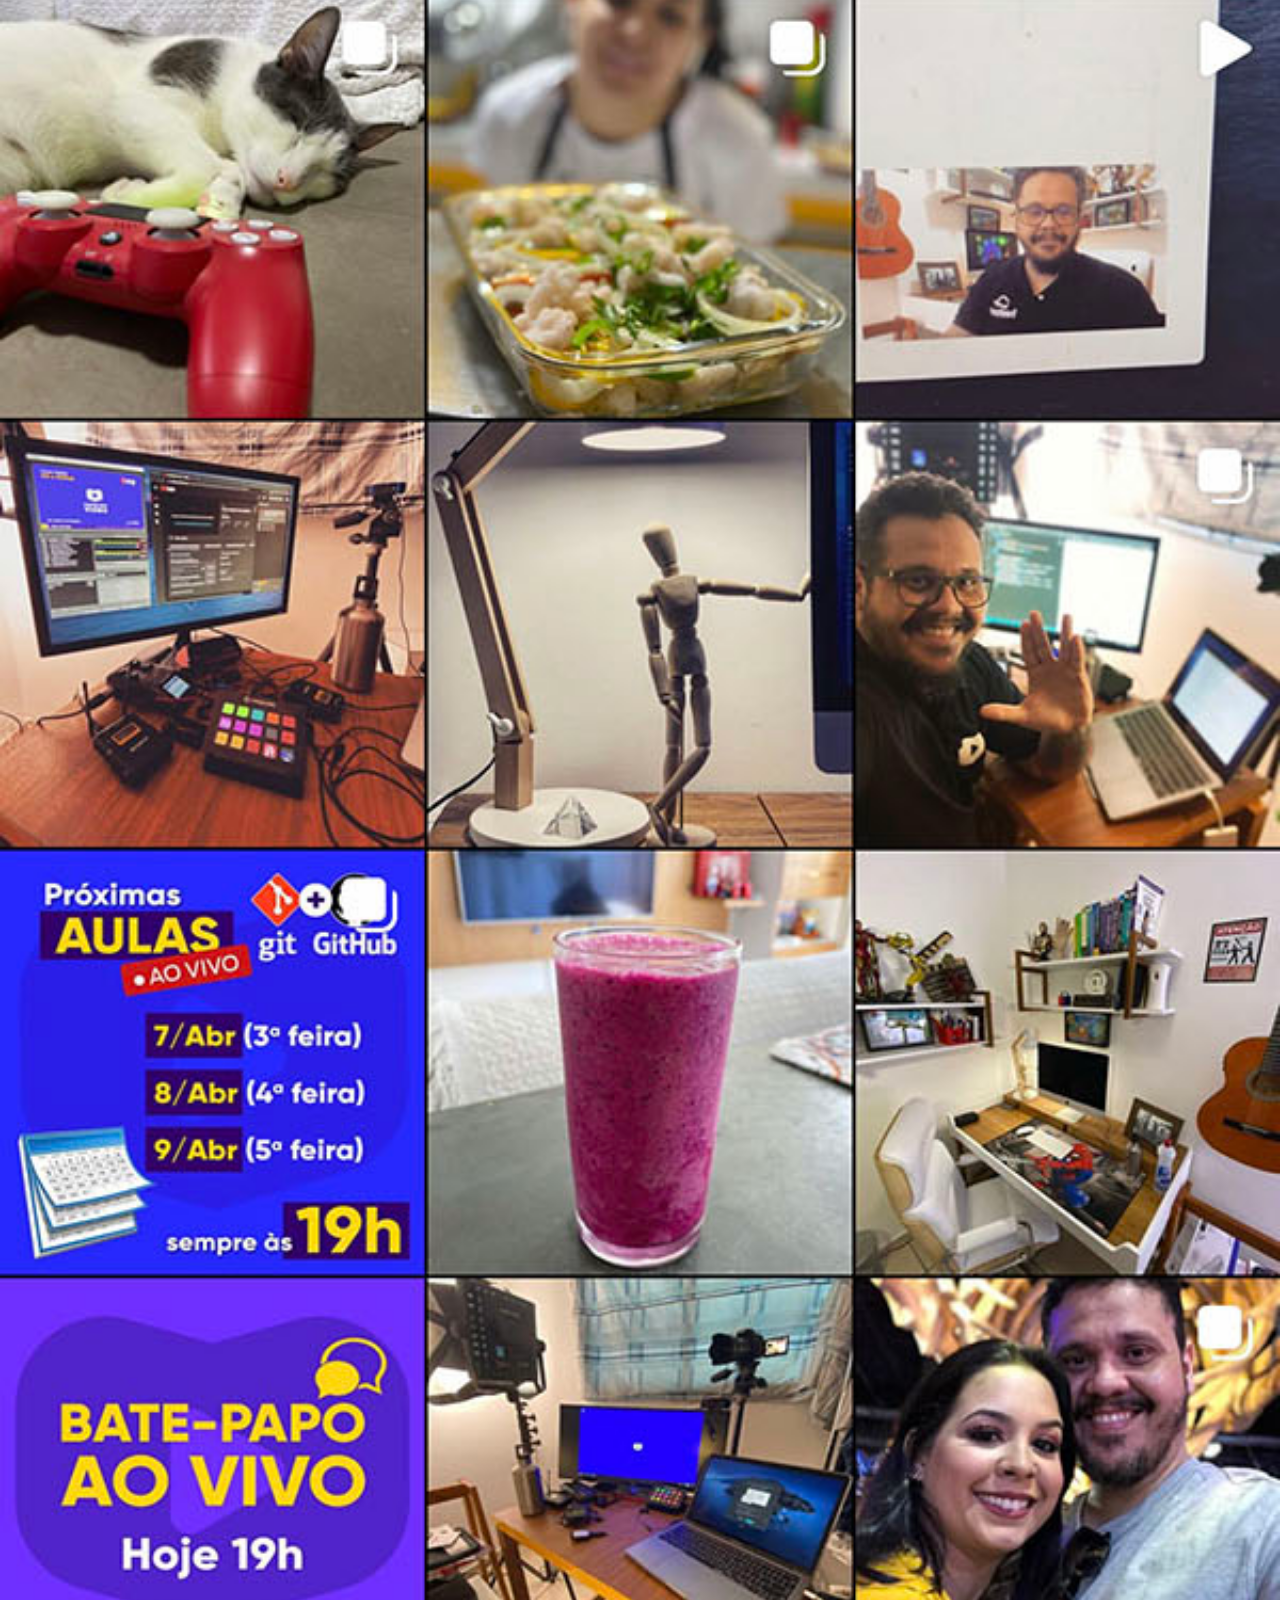
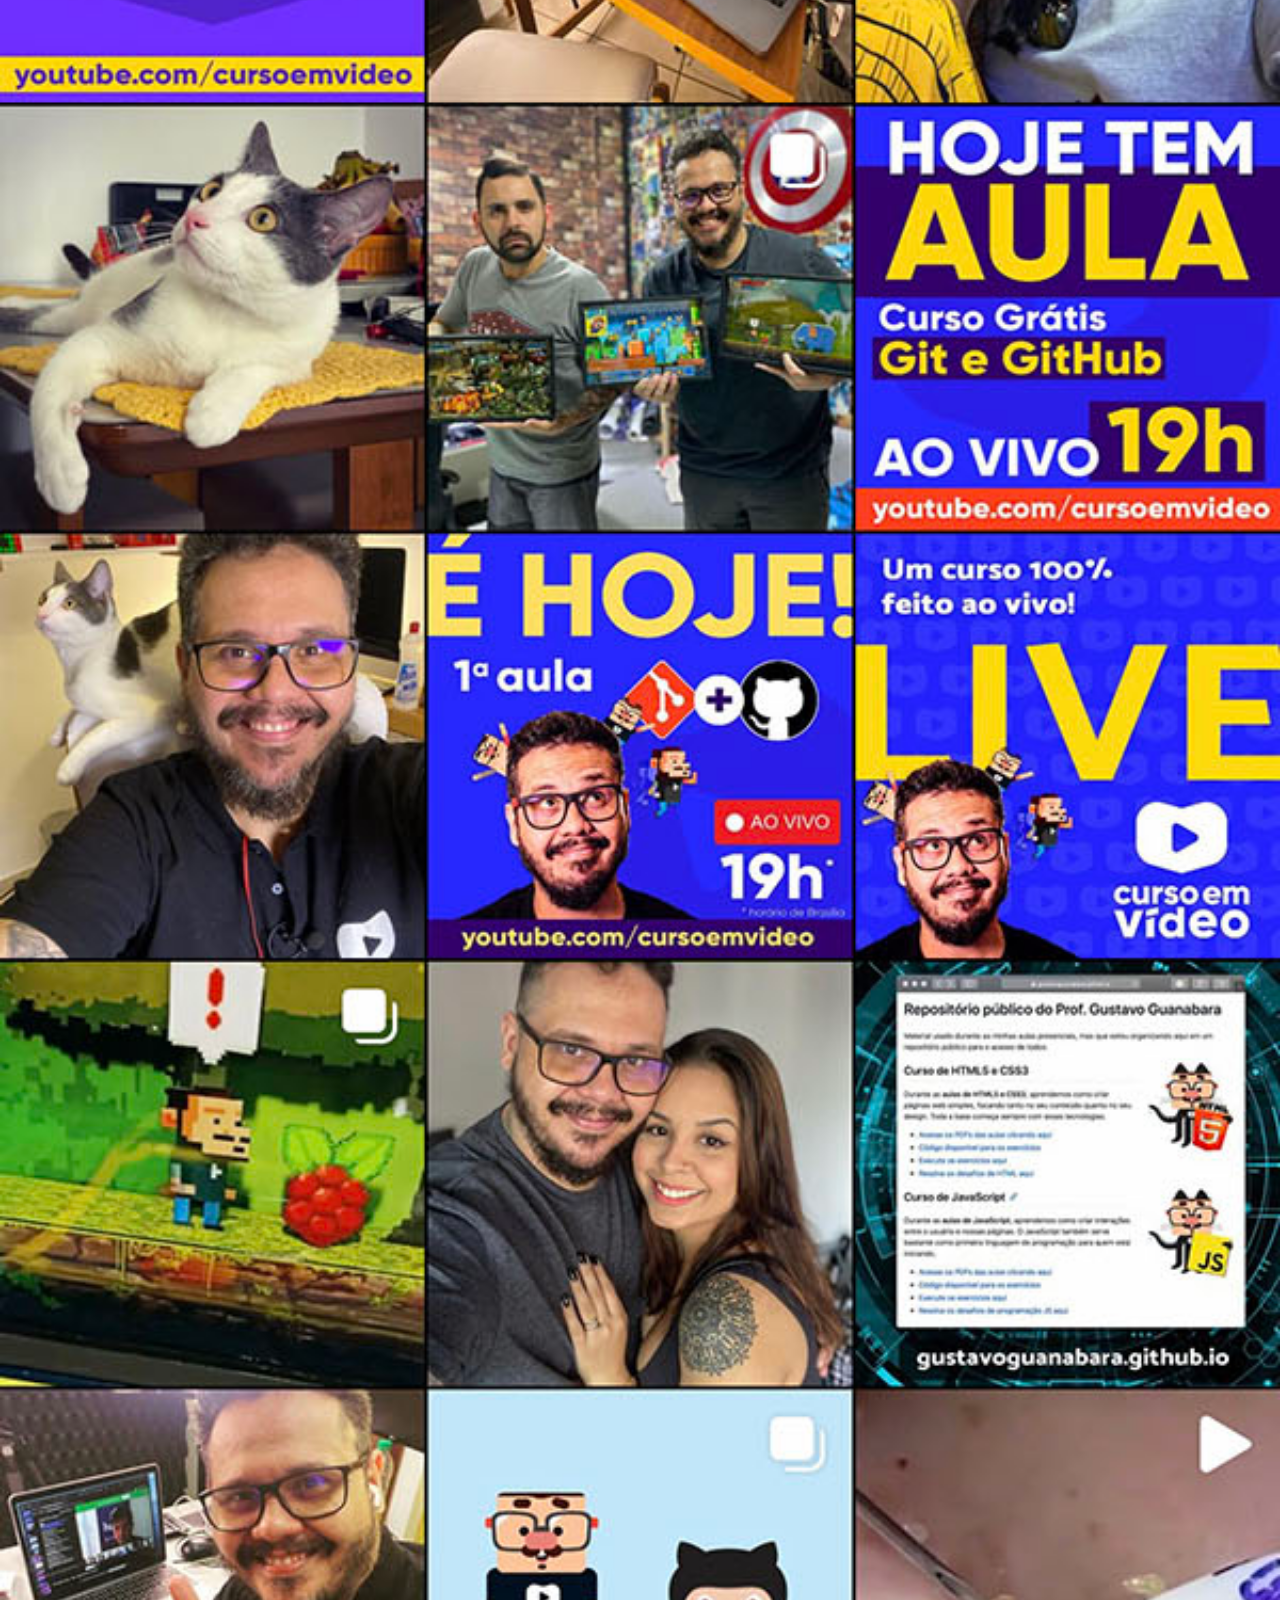
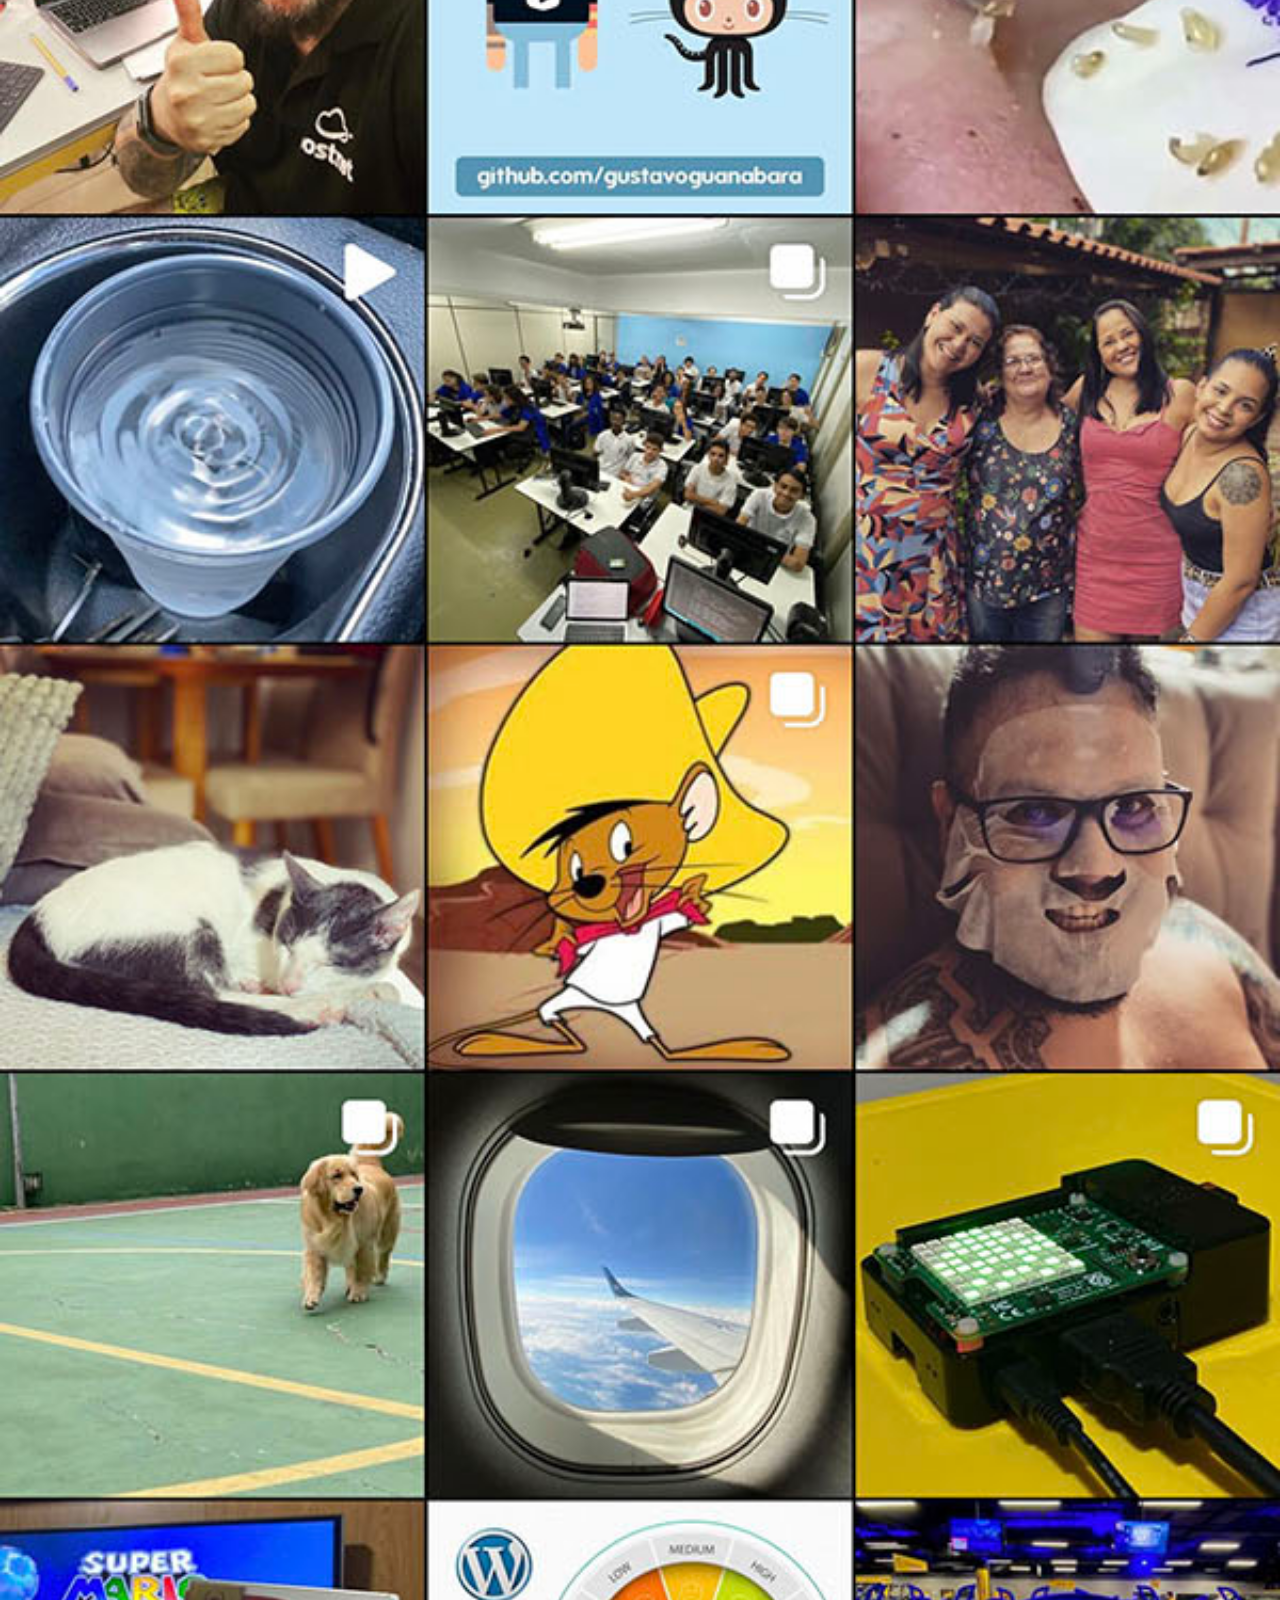
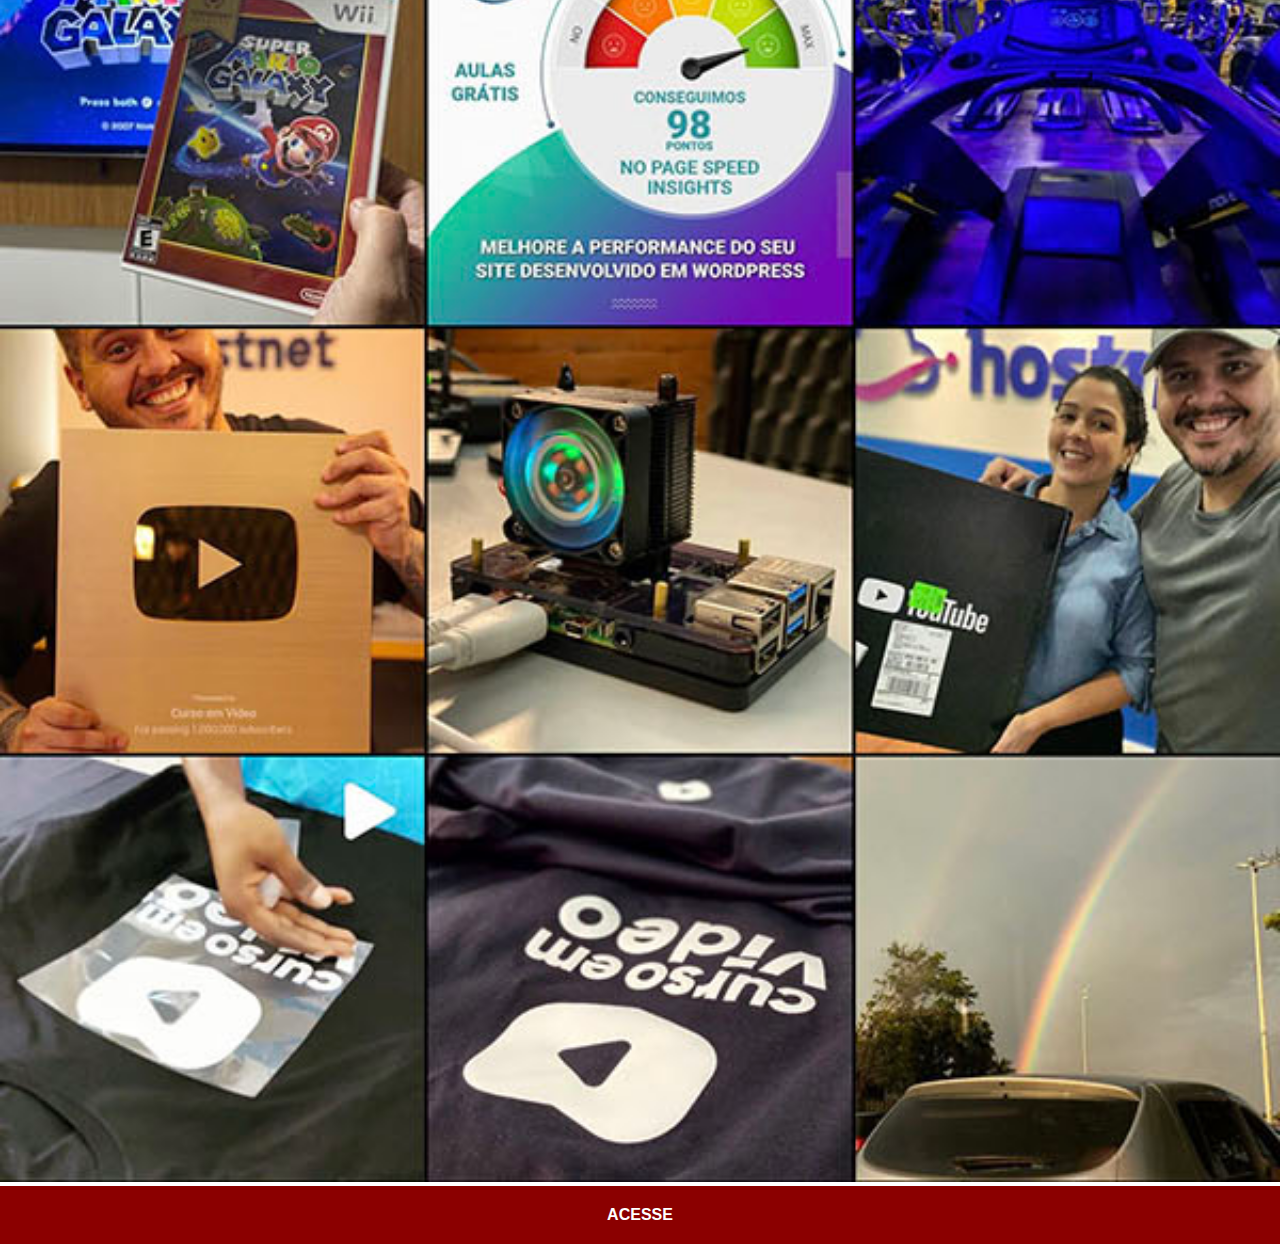
<file: instagram.html>
<!DOCTYPE html>
<html lang="pt-br">
<head>
    <meta charset="UTF-8">
    <meta http-equiv="X-UA-Compatible" content="IE=edge">
    <meta name="viewport" content="width=device-width, initial-scale=1.0">
    <title>Instagram</title>
    <link rel="stylesheet" href="styles/social.css">
</head>
<body>
    <img src="imagens/tela-instagram.jpg" alt="Instagram">
    <a href="https://www.instagram.com/gustavoguanabara/" target="_blank">ACESSE</a>
</body>
</html>
</file>
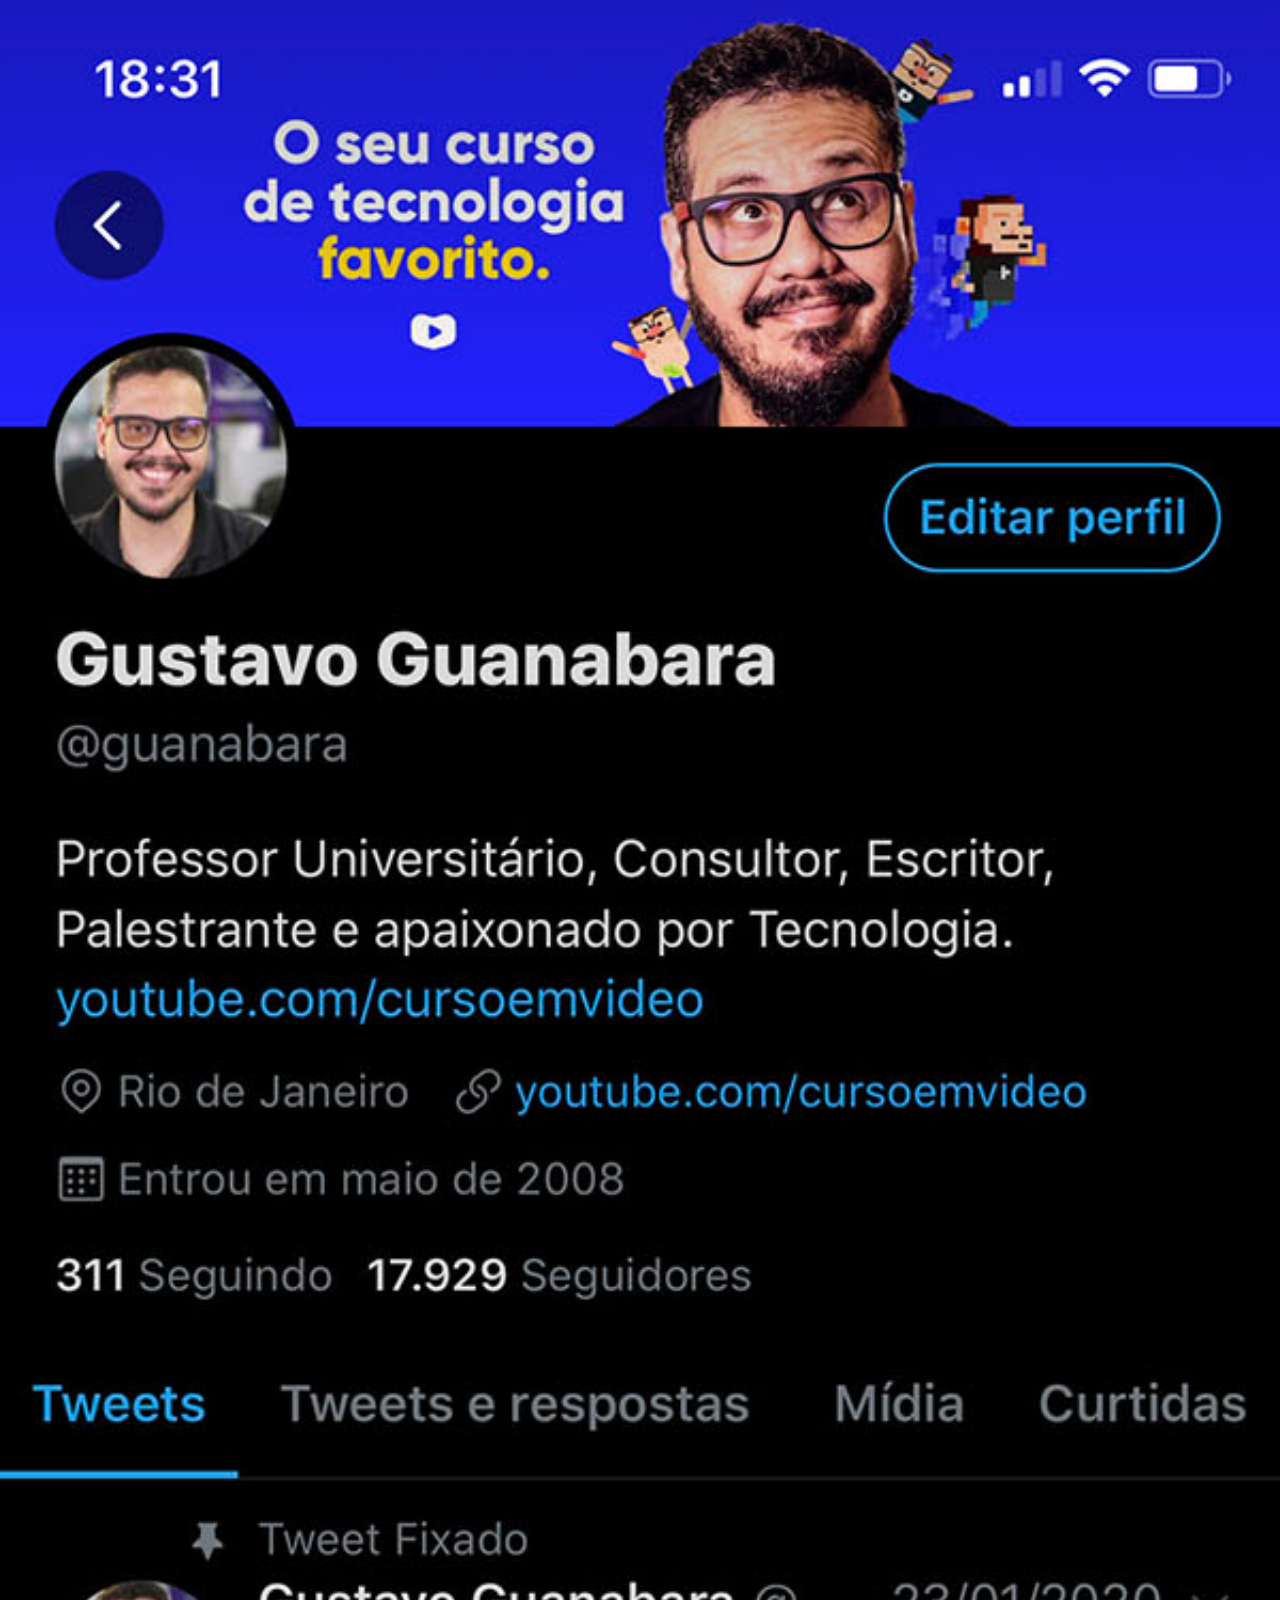
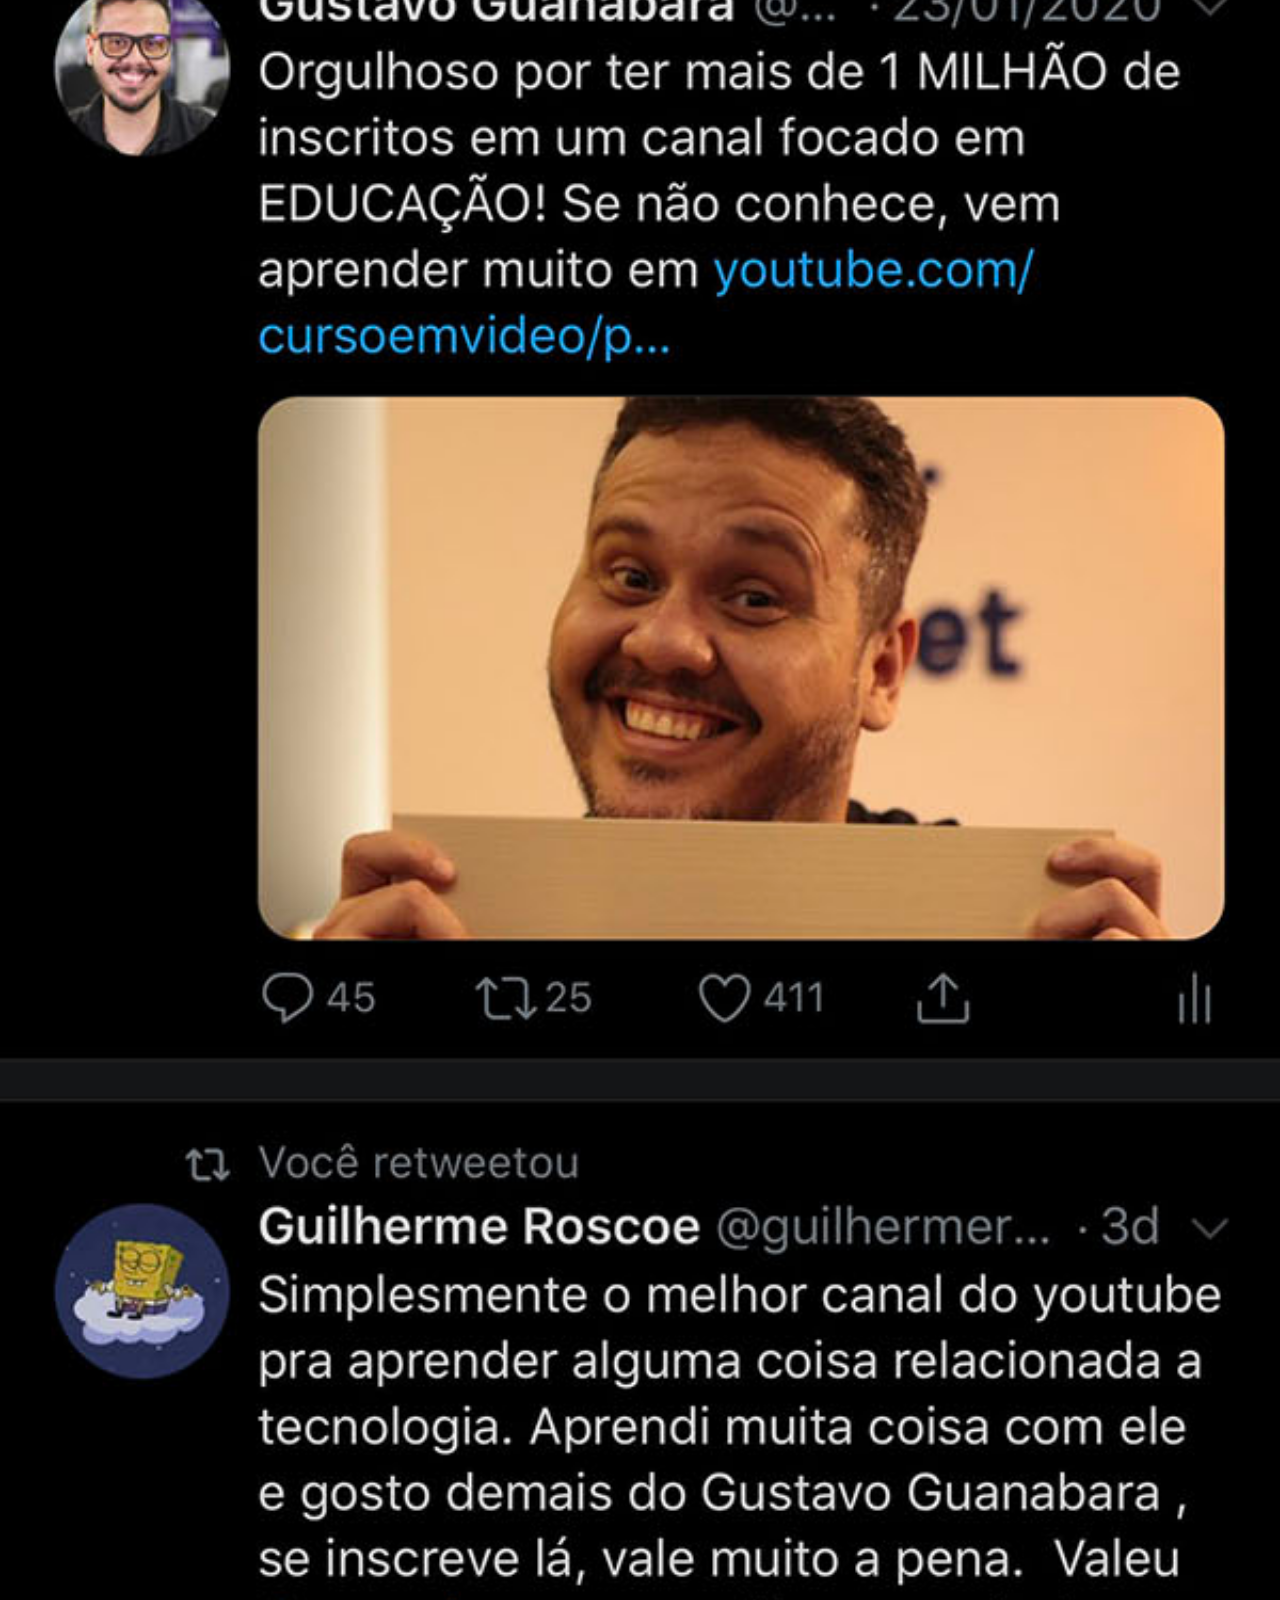
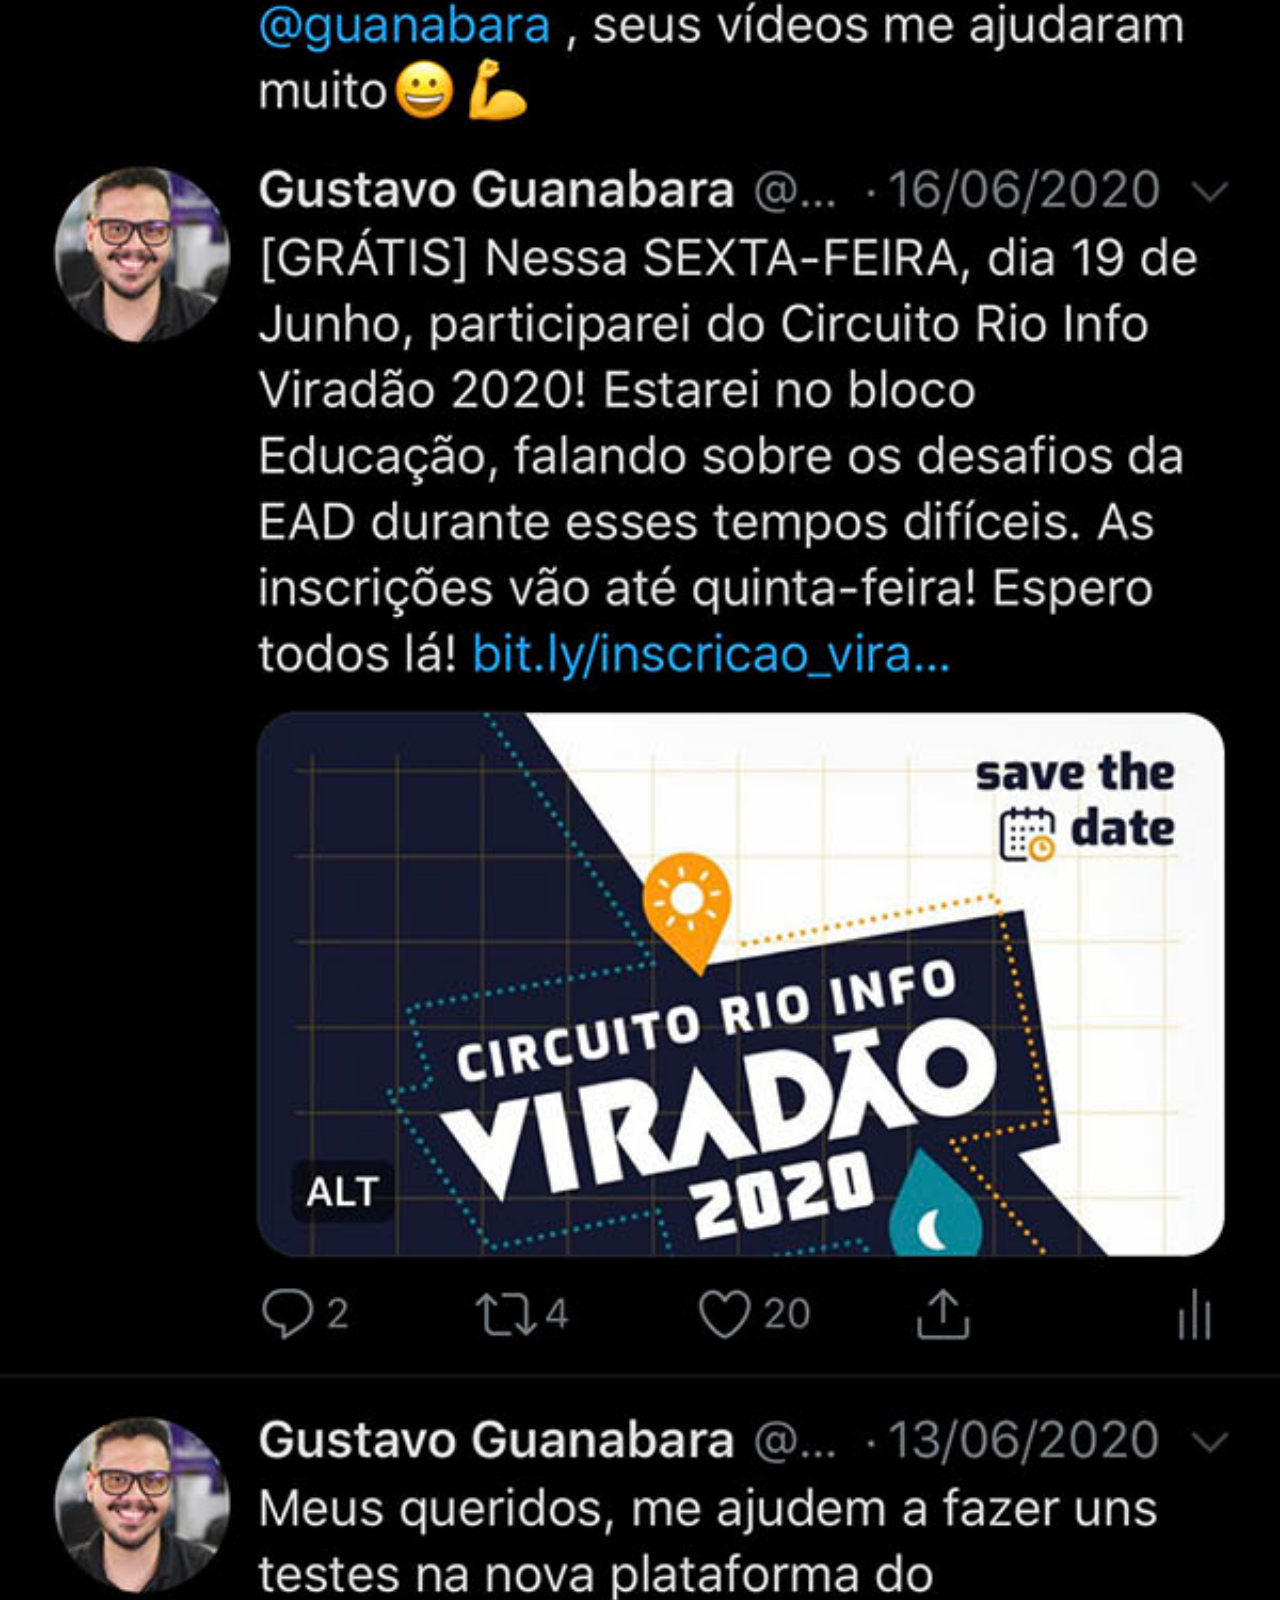
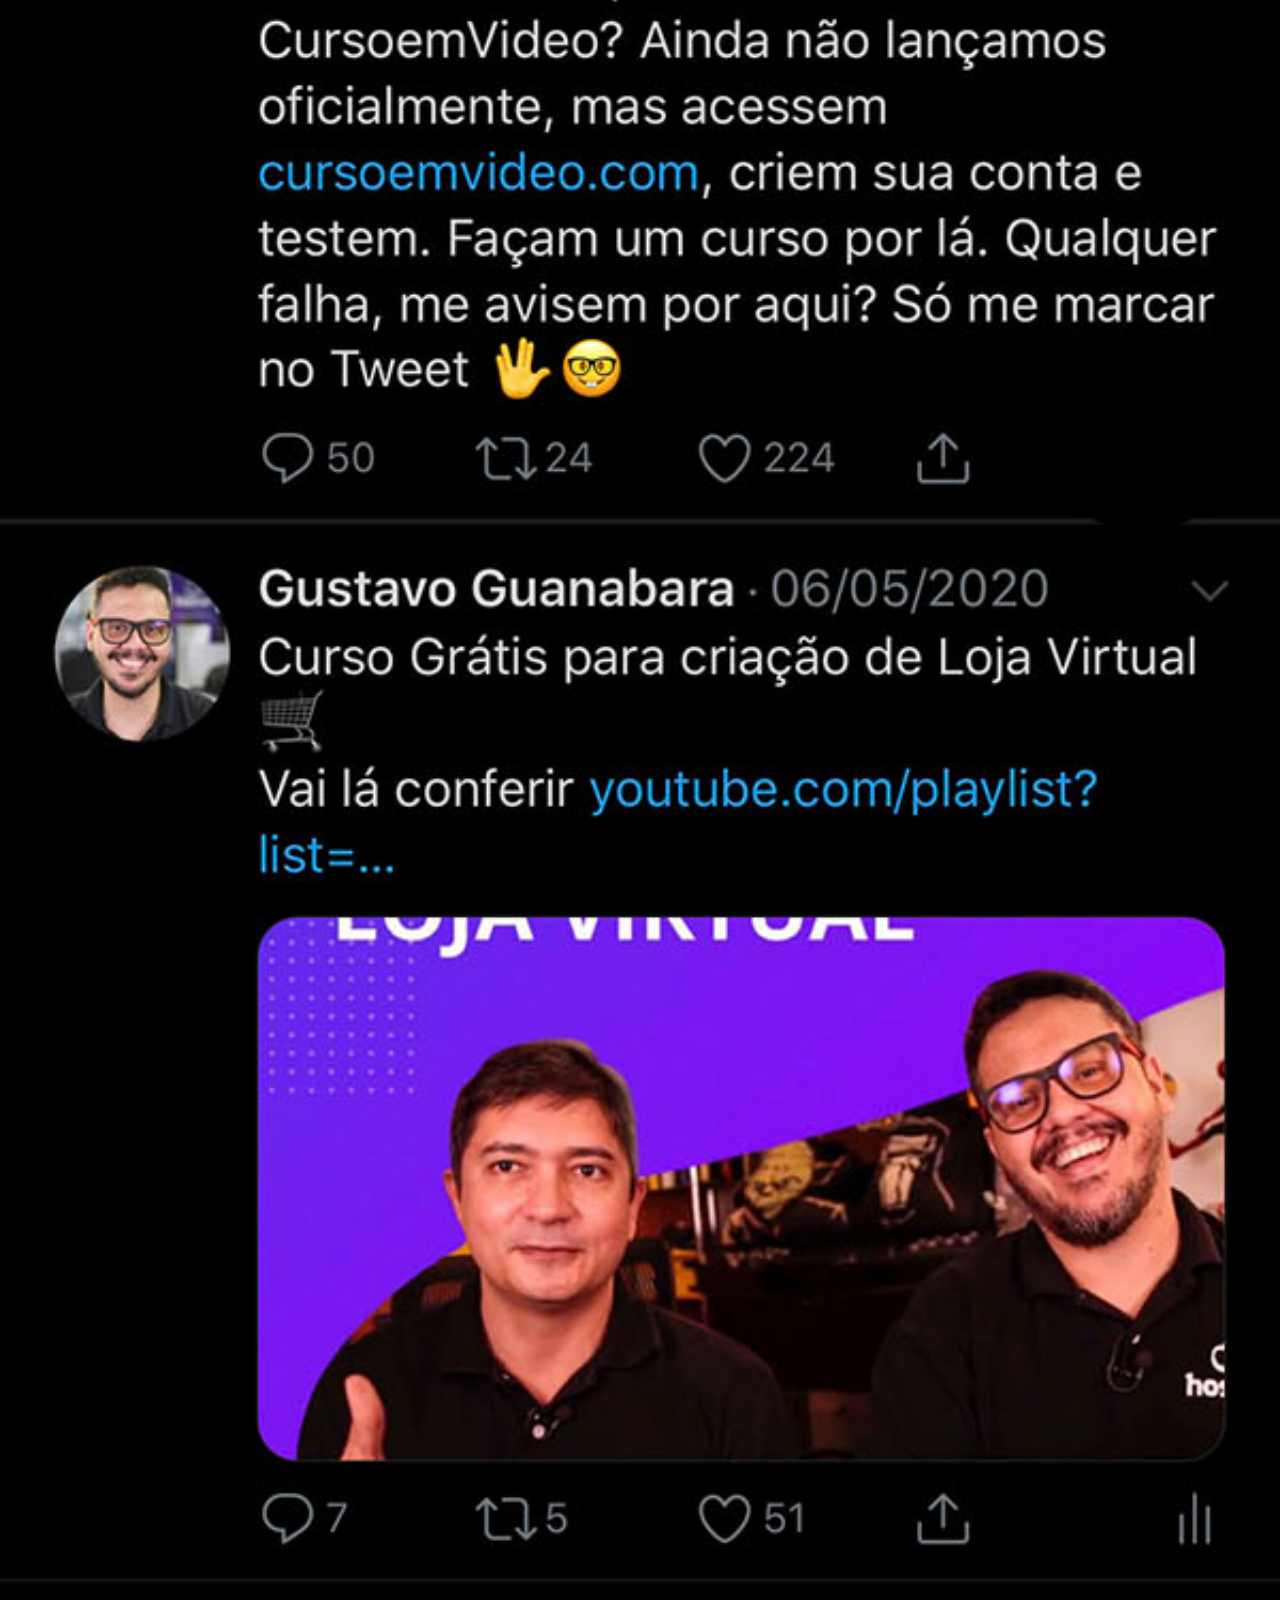
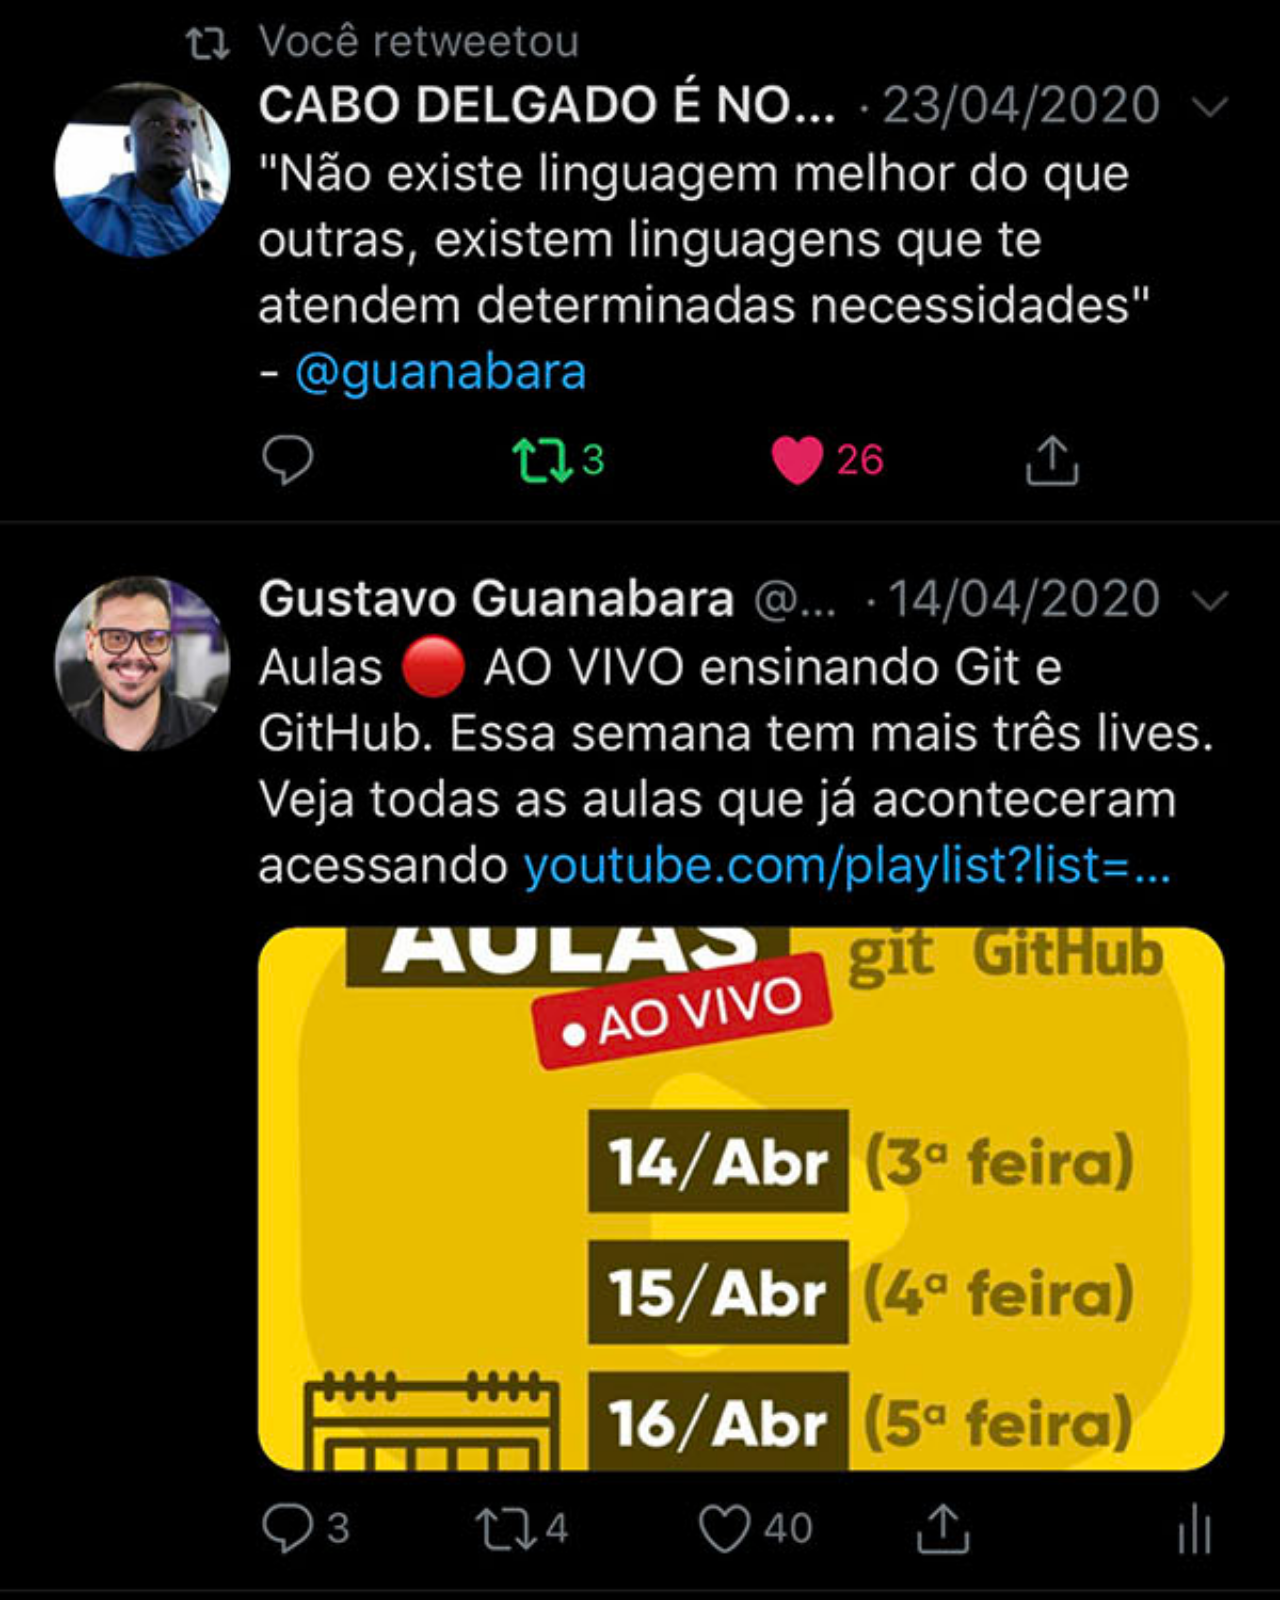
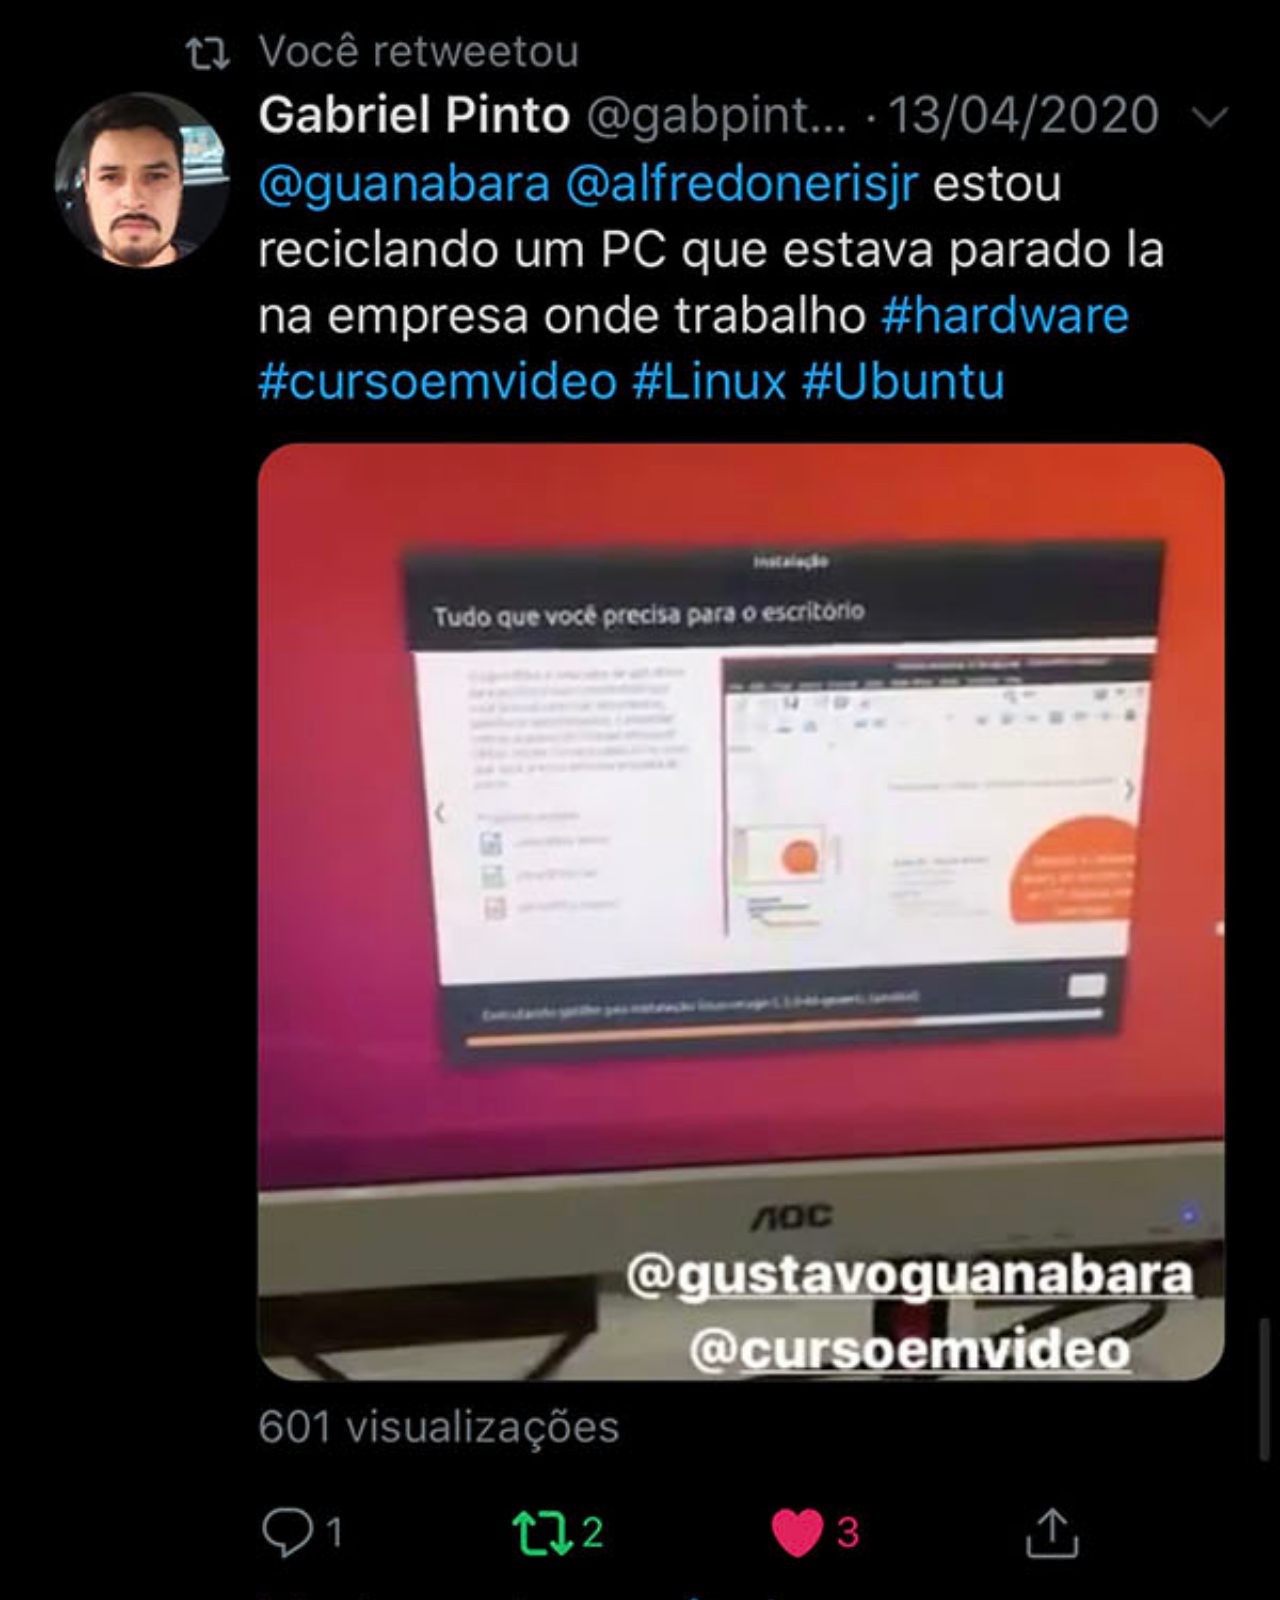
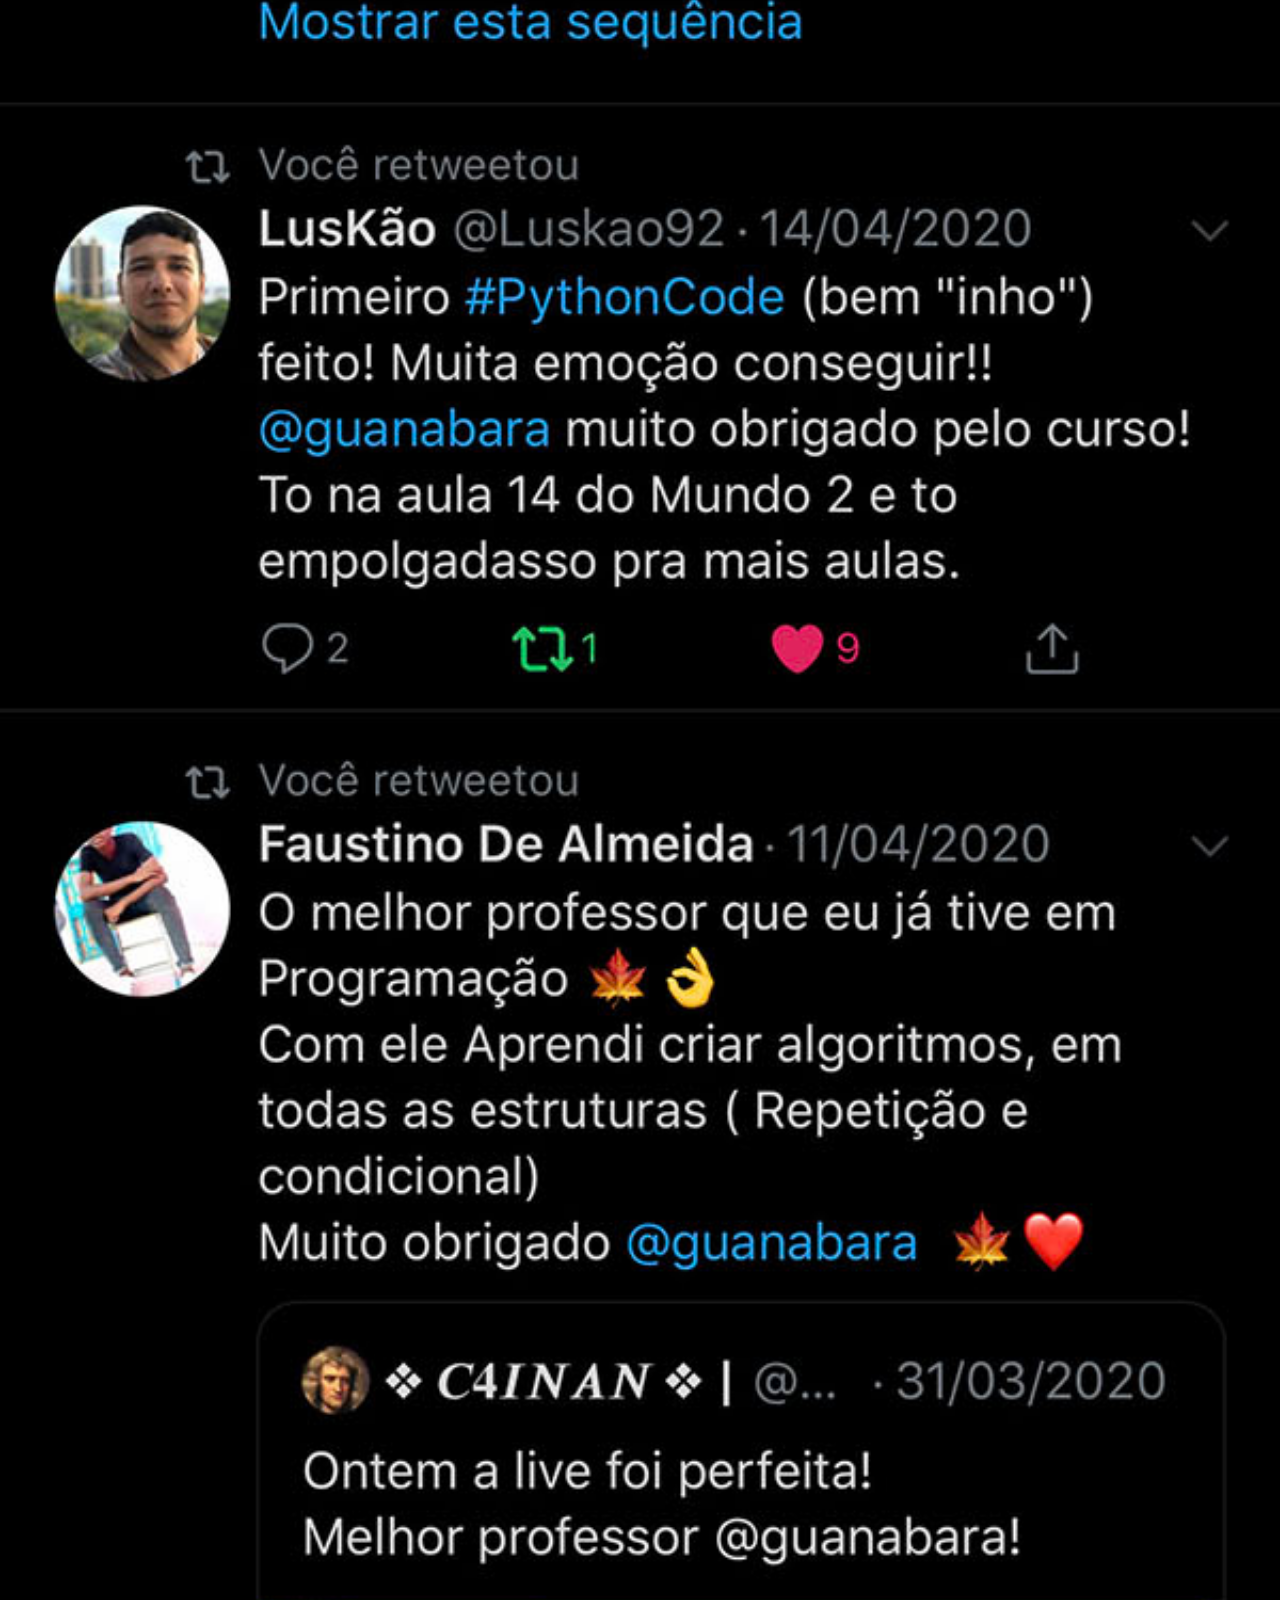
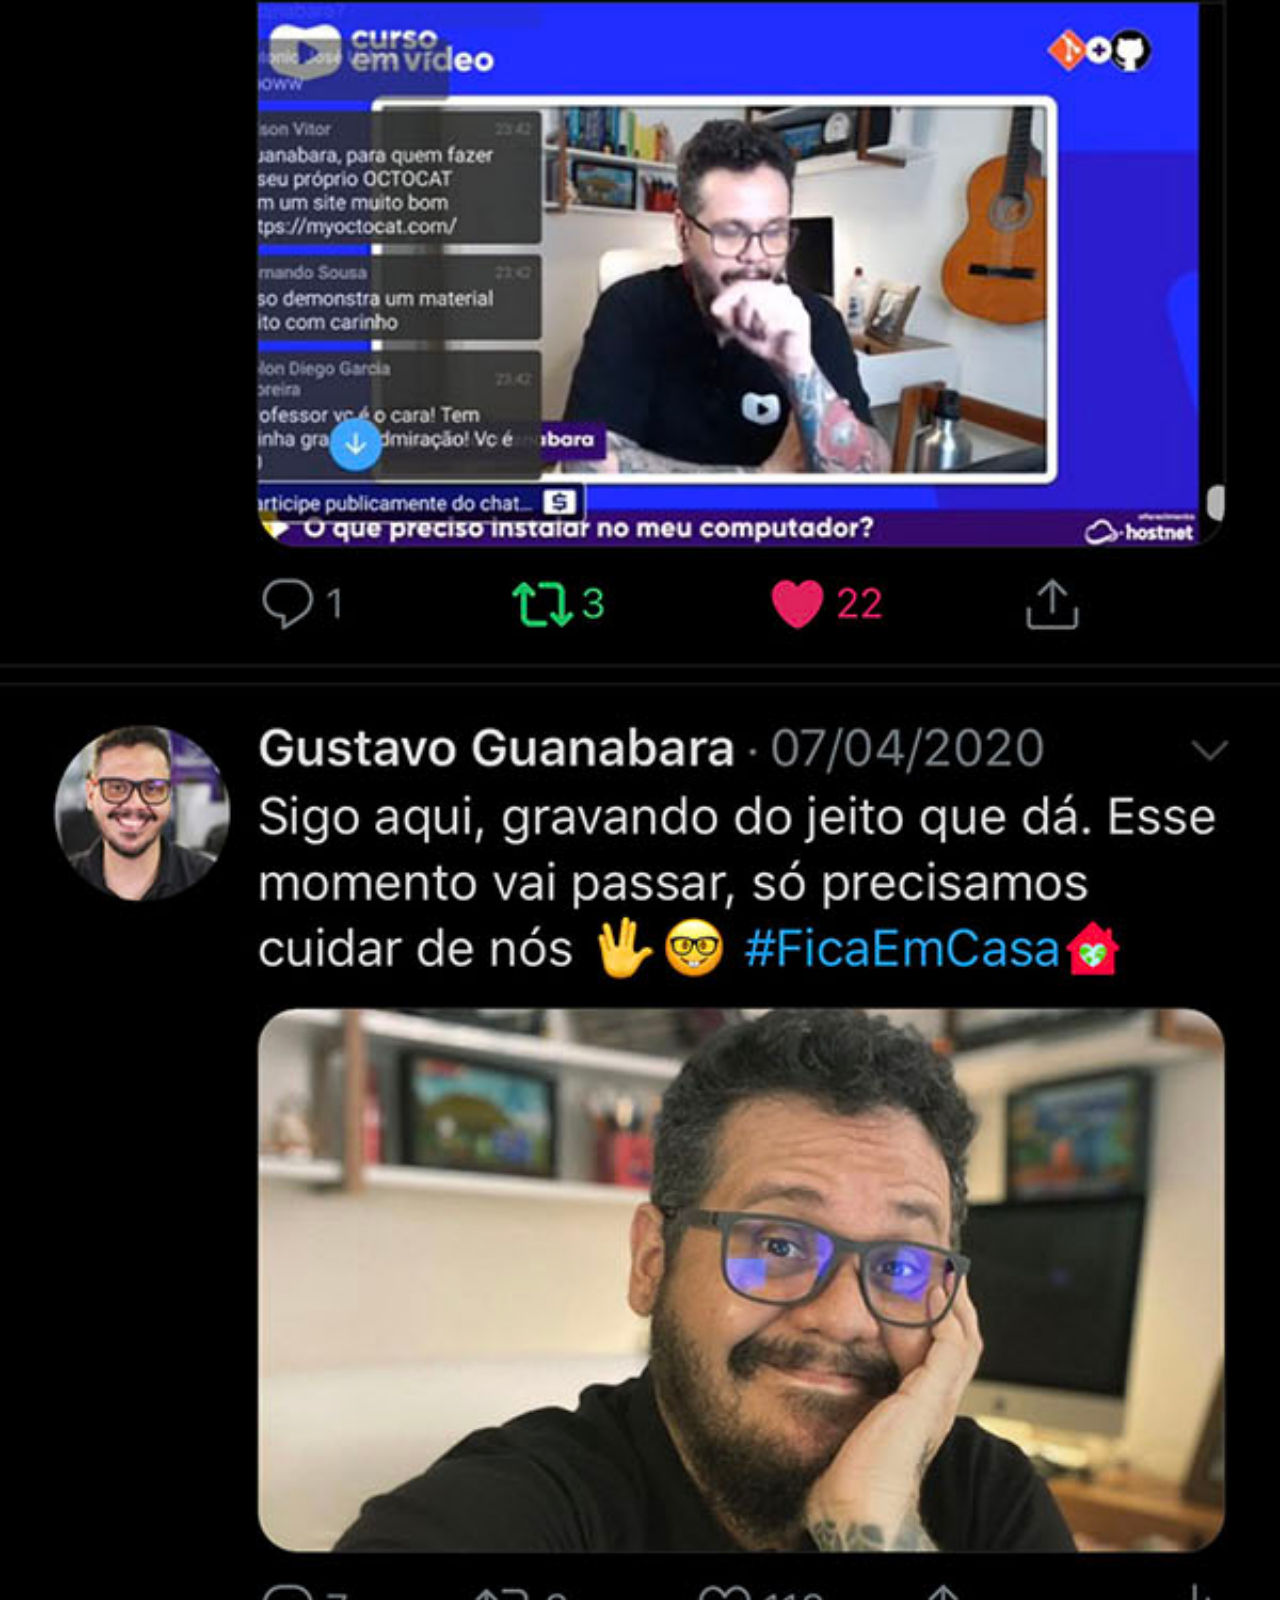
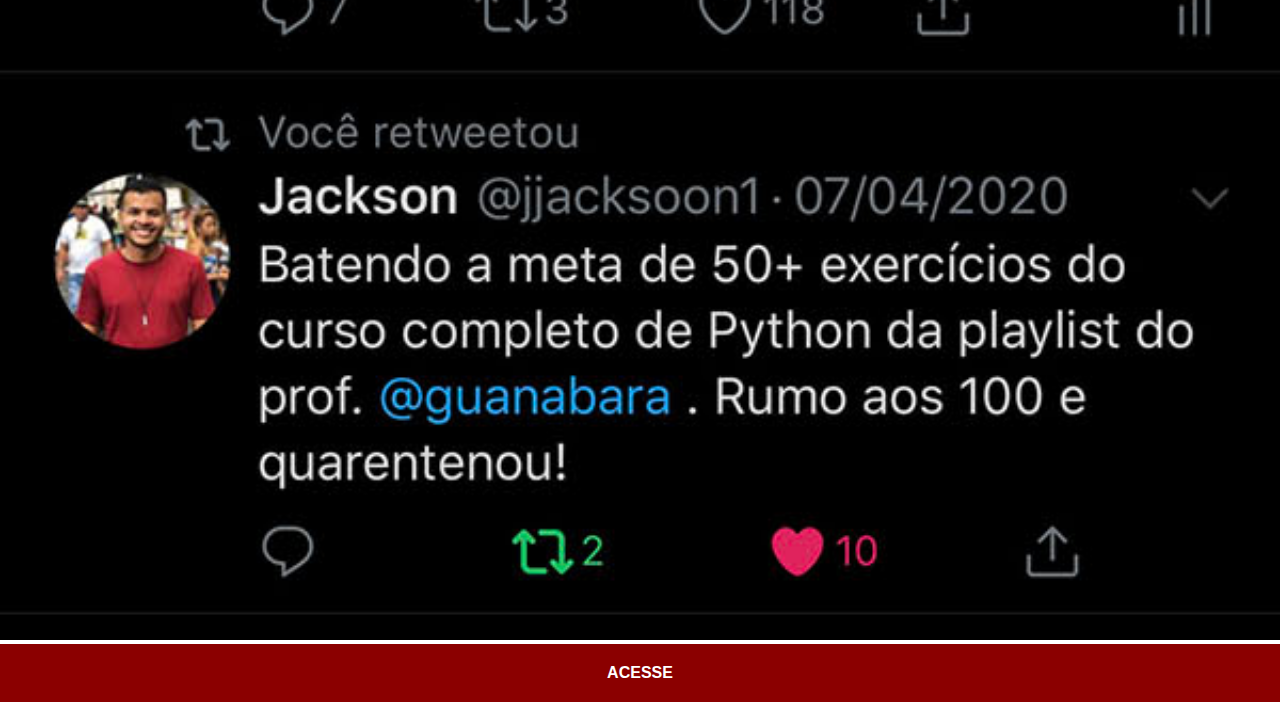
<file: twitter.html>
<!DOCTYPE html>
<html lang="pt-br">
<head>
    <meta charset="UTF-8">
    <meta http-equiv="X-UA-Compatible" content="IE=edge">
    <meta name="viewport" content="width=device-width, initial-scale=1.0">
    <title>Twitter</title>
    <link rel="stylesheet" href="styles/social.css">
</head>
<body>
    <img src="imagens/tela-twitter.jpg" alt="Twitter">
    <a href="https://twitter.com/guanabara" target="_blank">ACESSE</a>
</body>
</html>
</file>
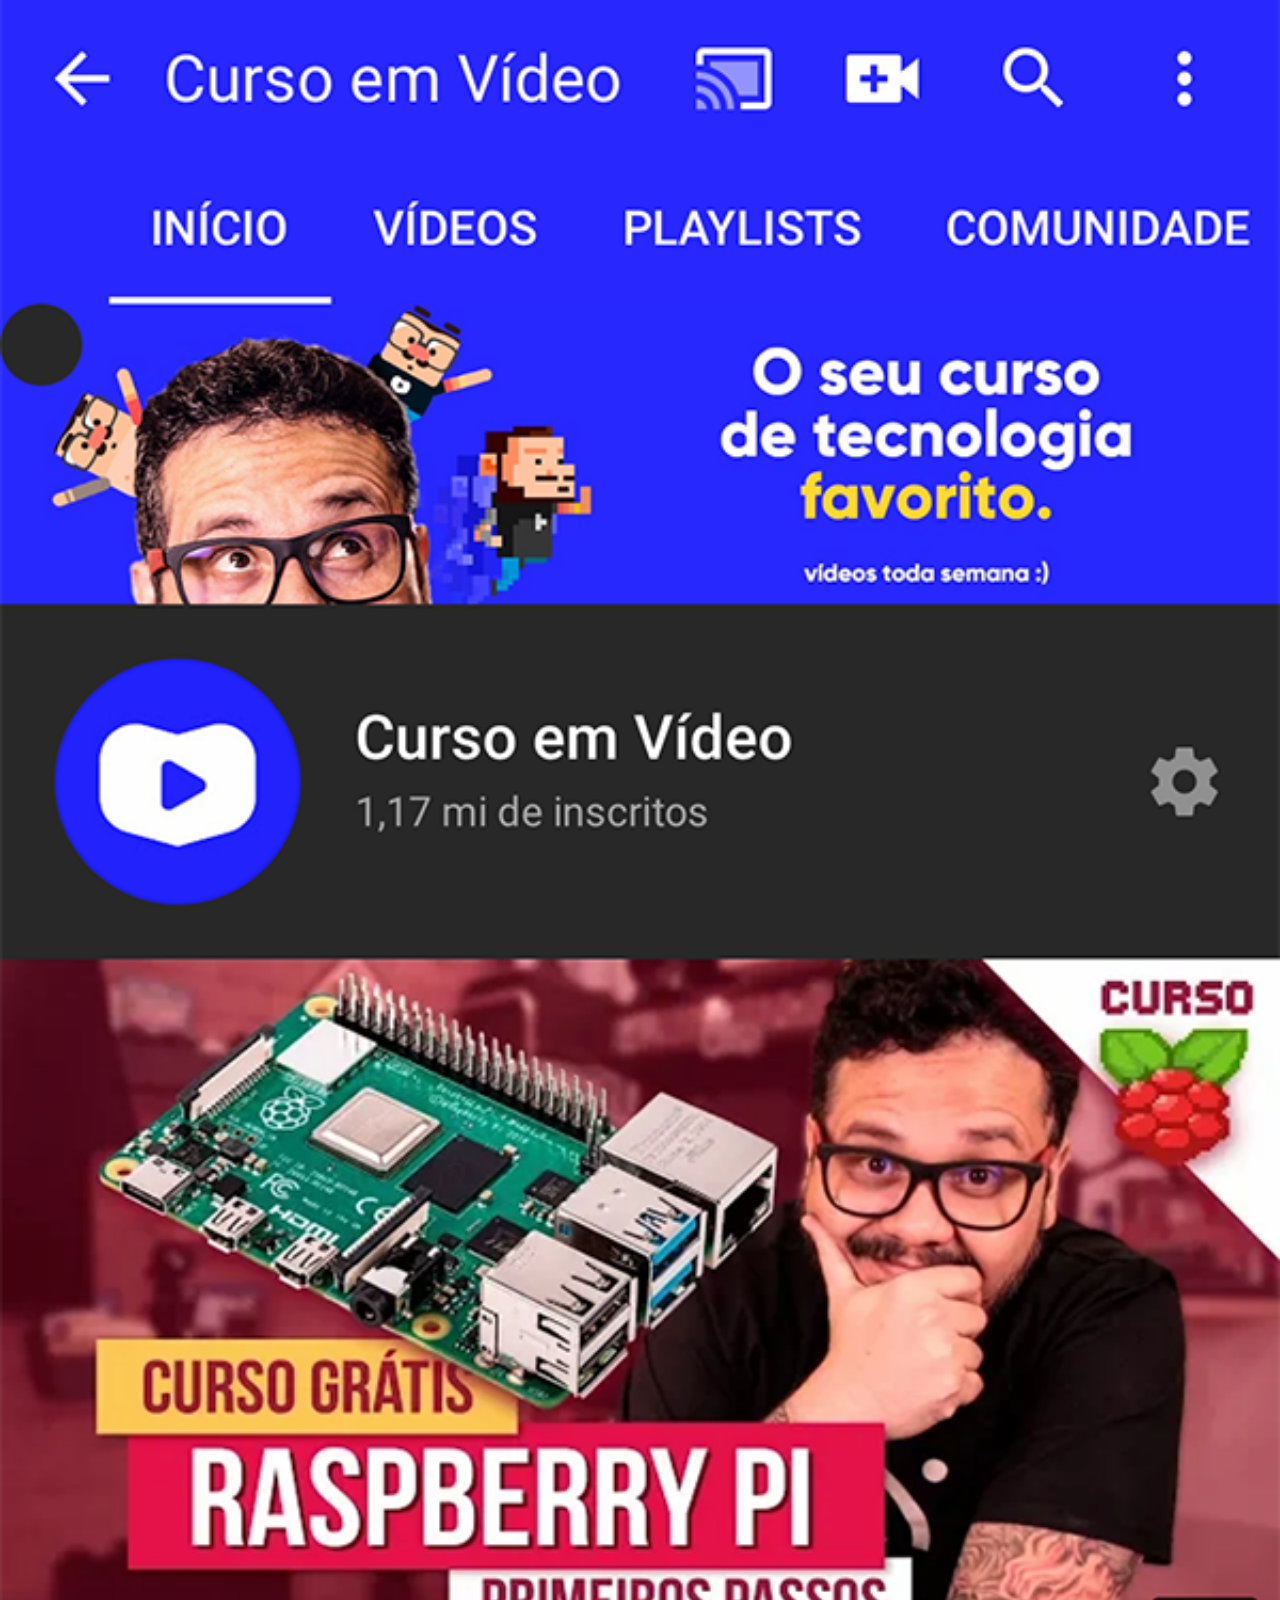
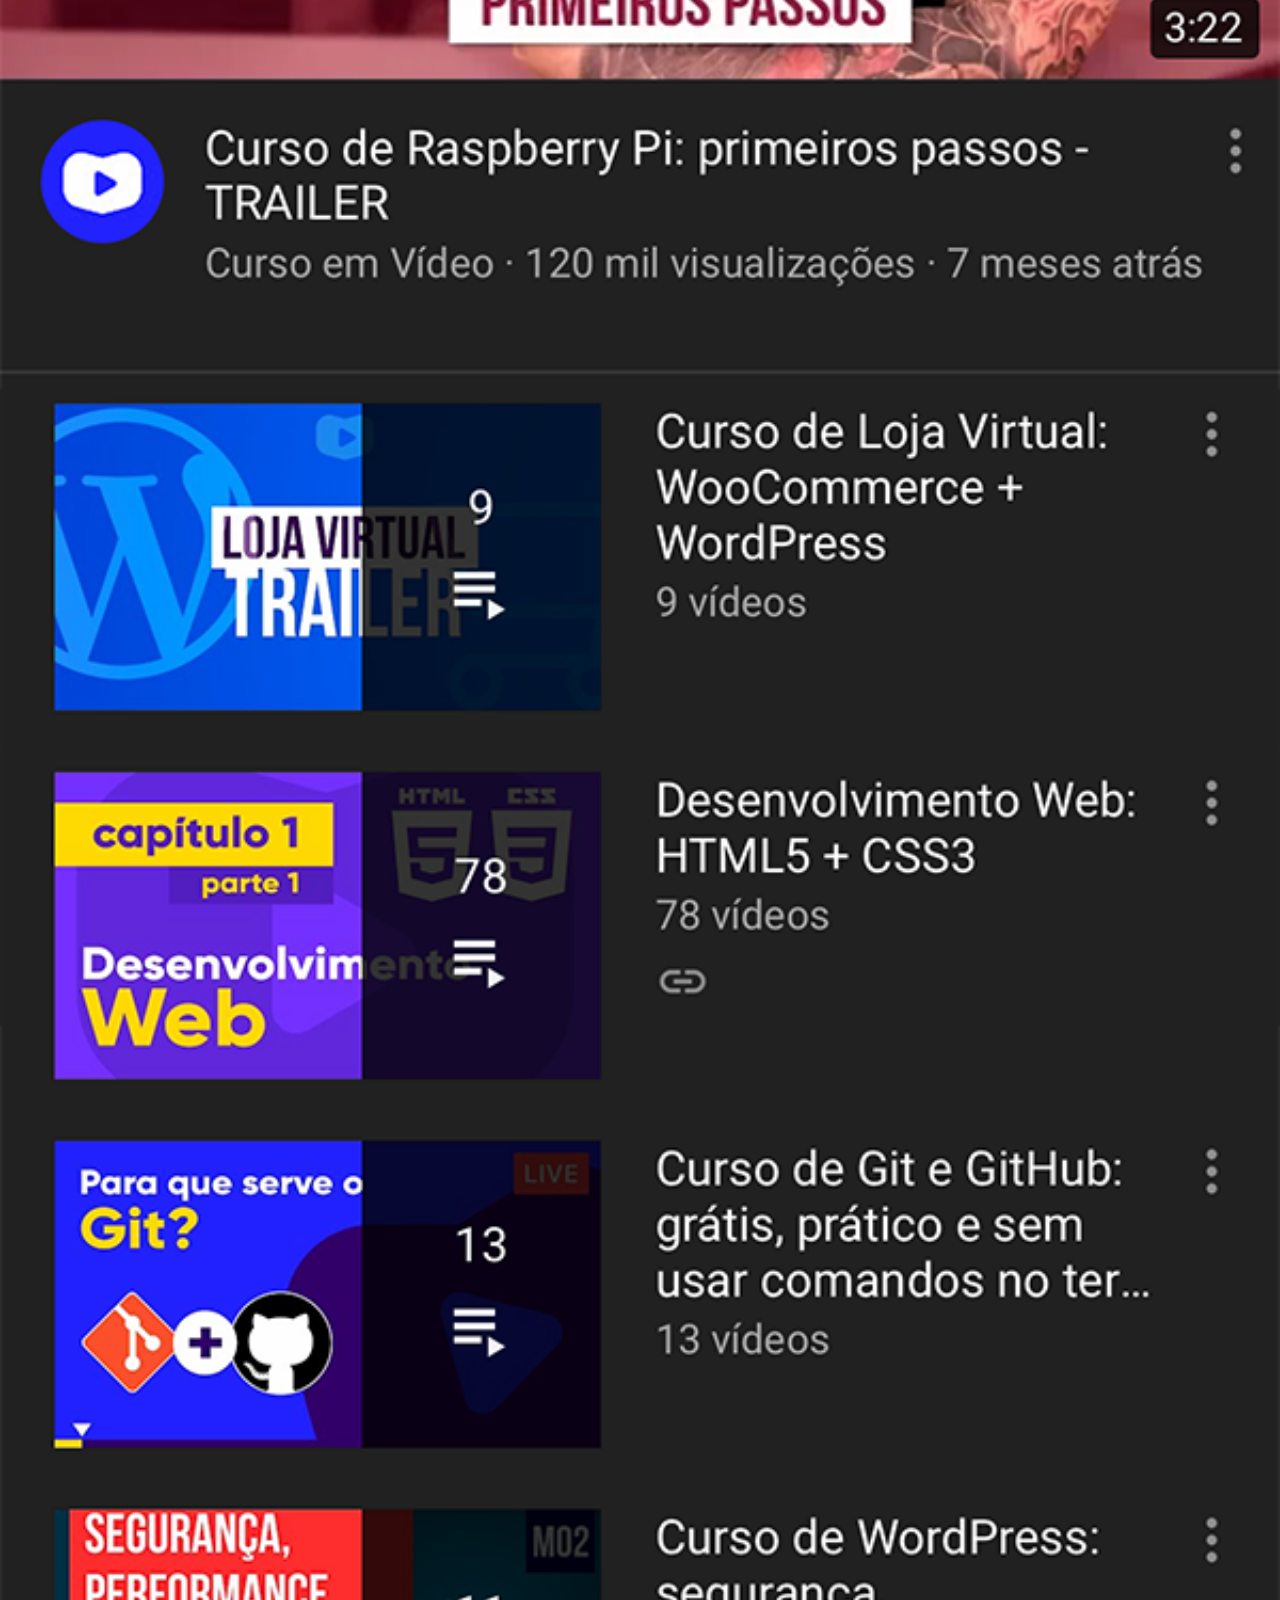
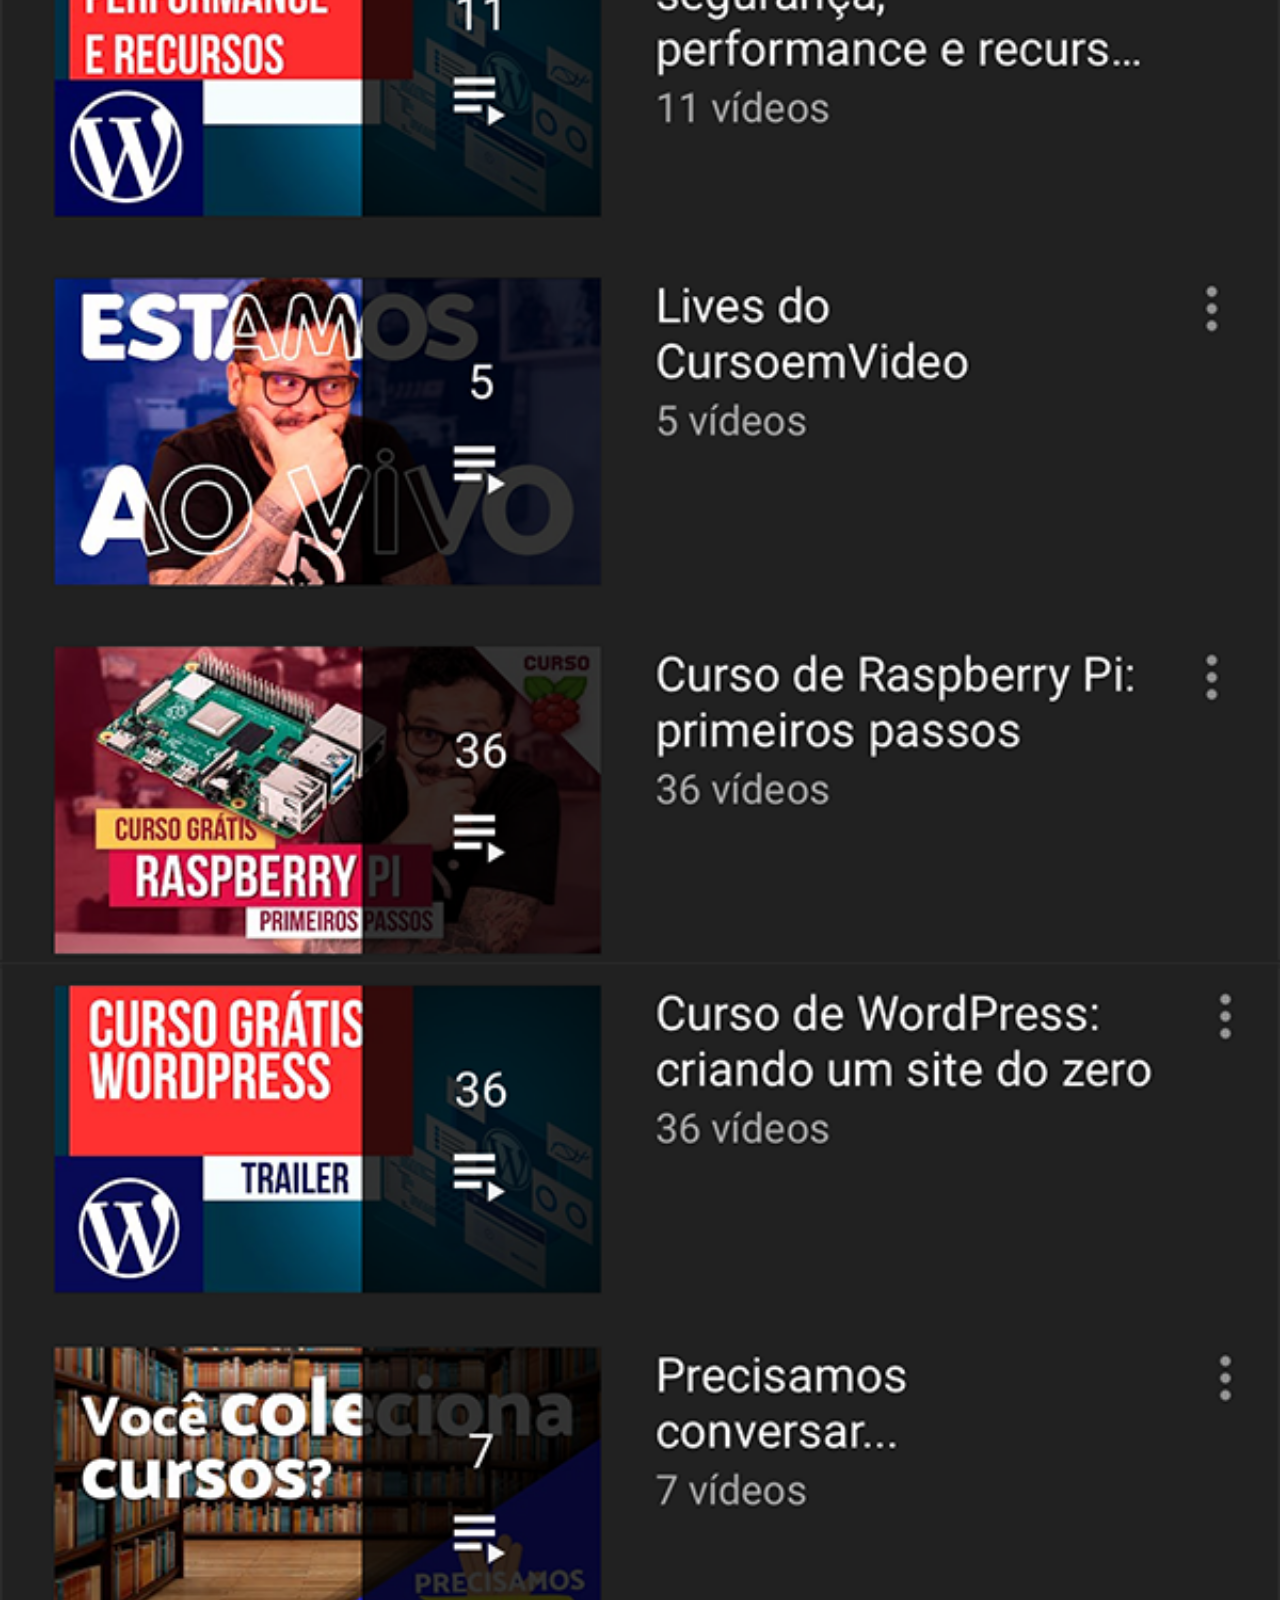
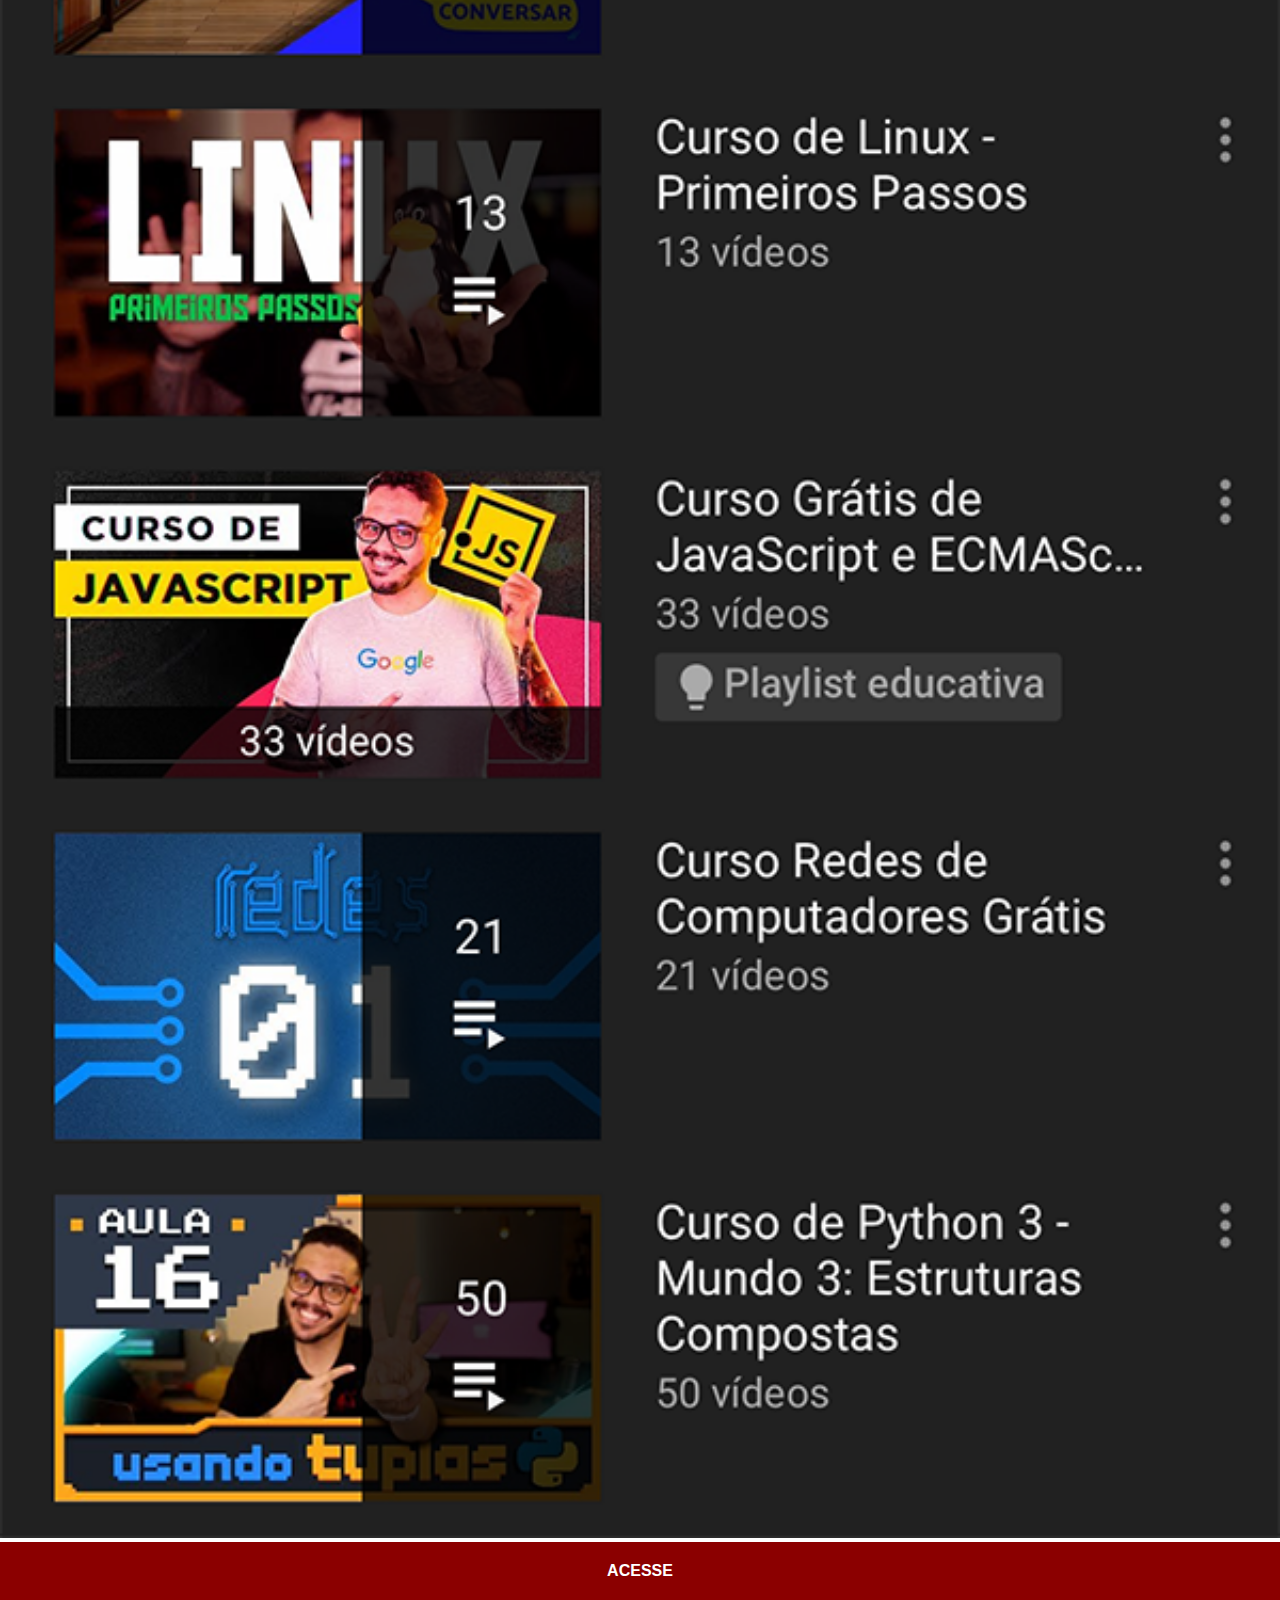
<file: youtube.html>
<!DOCTYPE html>
<html lang="pt-br">
<head>
    <meta charset="UTF-8">
    <meta http-equiv="X-UA-Compatible" content="IE=edge">
    <meta name="viewport" content="width=device-width, initial-scale=1.0">
    <title>Youtube</title>
    <link rel="stylesheet" href="styles/social.css">
</head>
<body>
    <img src="imagens/tela-youtube.png" alt="Youtube">
    <a href="https://www.youtube.com/c/CursoemV%C3%ADdeo/playlists" target="_blank">ACESSE</a>
</body>
</html>
</file>
<file: styles/style.css>
@charset "UTF-8";

* {
    margin: 0;
    padding: 0;
    font-family: Arial, Helvetica, sans-serif;
}

html, body {
    height: 100vh;
    width: 100vw;
    background:url('../imagens/fundo-madeira.jpg') no-repeat top center;
    background-size: cover;
    background-attachment: fixed;
}

main {
    position: relative;
    height: 100vh;  
}

section#telefone {
    position: absolute;
    top: 50%;
    left: 50%;
    transform: translate(-50%, -50%);
    
    height: 627px;
    width: 311px;
    background: url('../imagens/frame-iphone.png') no-repeat;
}

iframe#tela {
    position: relative;
    top: 80px;
    left: 22px;
    width: 267px;
    height: 471px;
}

section#redes-sociais {
    text-align: right;
}

section#redes-sociais img {
    width: 50px;
    margin: 10px;
    border-radius: 50%;
    box-shadow: 2px 2px 5px rgba(0, 0, 0, 0.400);
    box-sizing: border-box;
}

section#redes-sociais img:hover {
    border: 2px solid rgba(255, 255, 255, 0.637);
    transform: translate(-3px, -3px);
    box-shadow: 5px 5px 10px rgba(0, 0, 0, 0.623);
    transition: transform 0.3s, border 0.3s;
}
</file>
<file: styles/social.css>
* {
    margin: 0;
    padding: 0;
    font-family: Arial, Helvetica, sans-serif;
}

::-webkit-scrollbar {
    width: 0;
    height: 0;
}

img {
    width: 100vw;
}

a {
    display: block;
    background-color: darkred;
    color: white;
    padding: 20px;
    text-align: center;
    font-weight: bolder;
    text-decoration: none;
}

a:hover {
    background-color: red;
    transition: background 0.8s;
}
</file>
